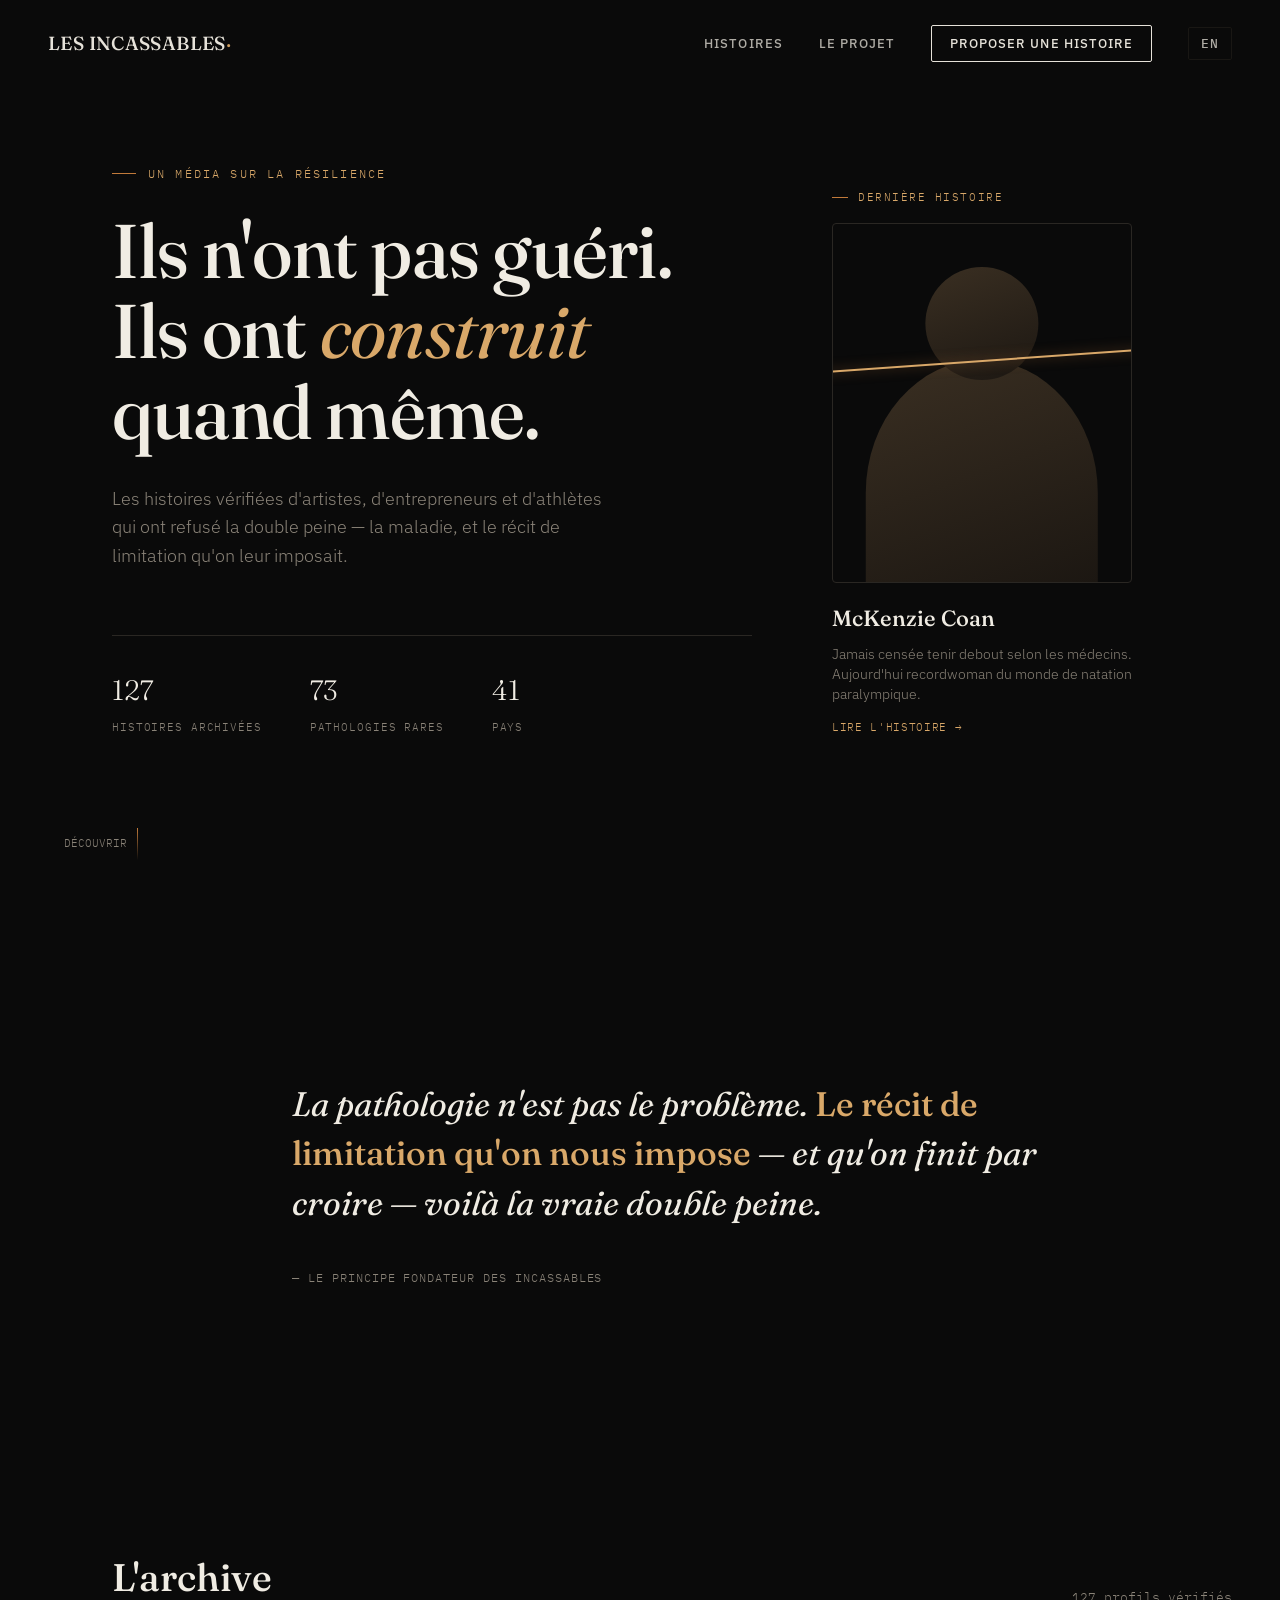
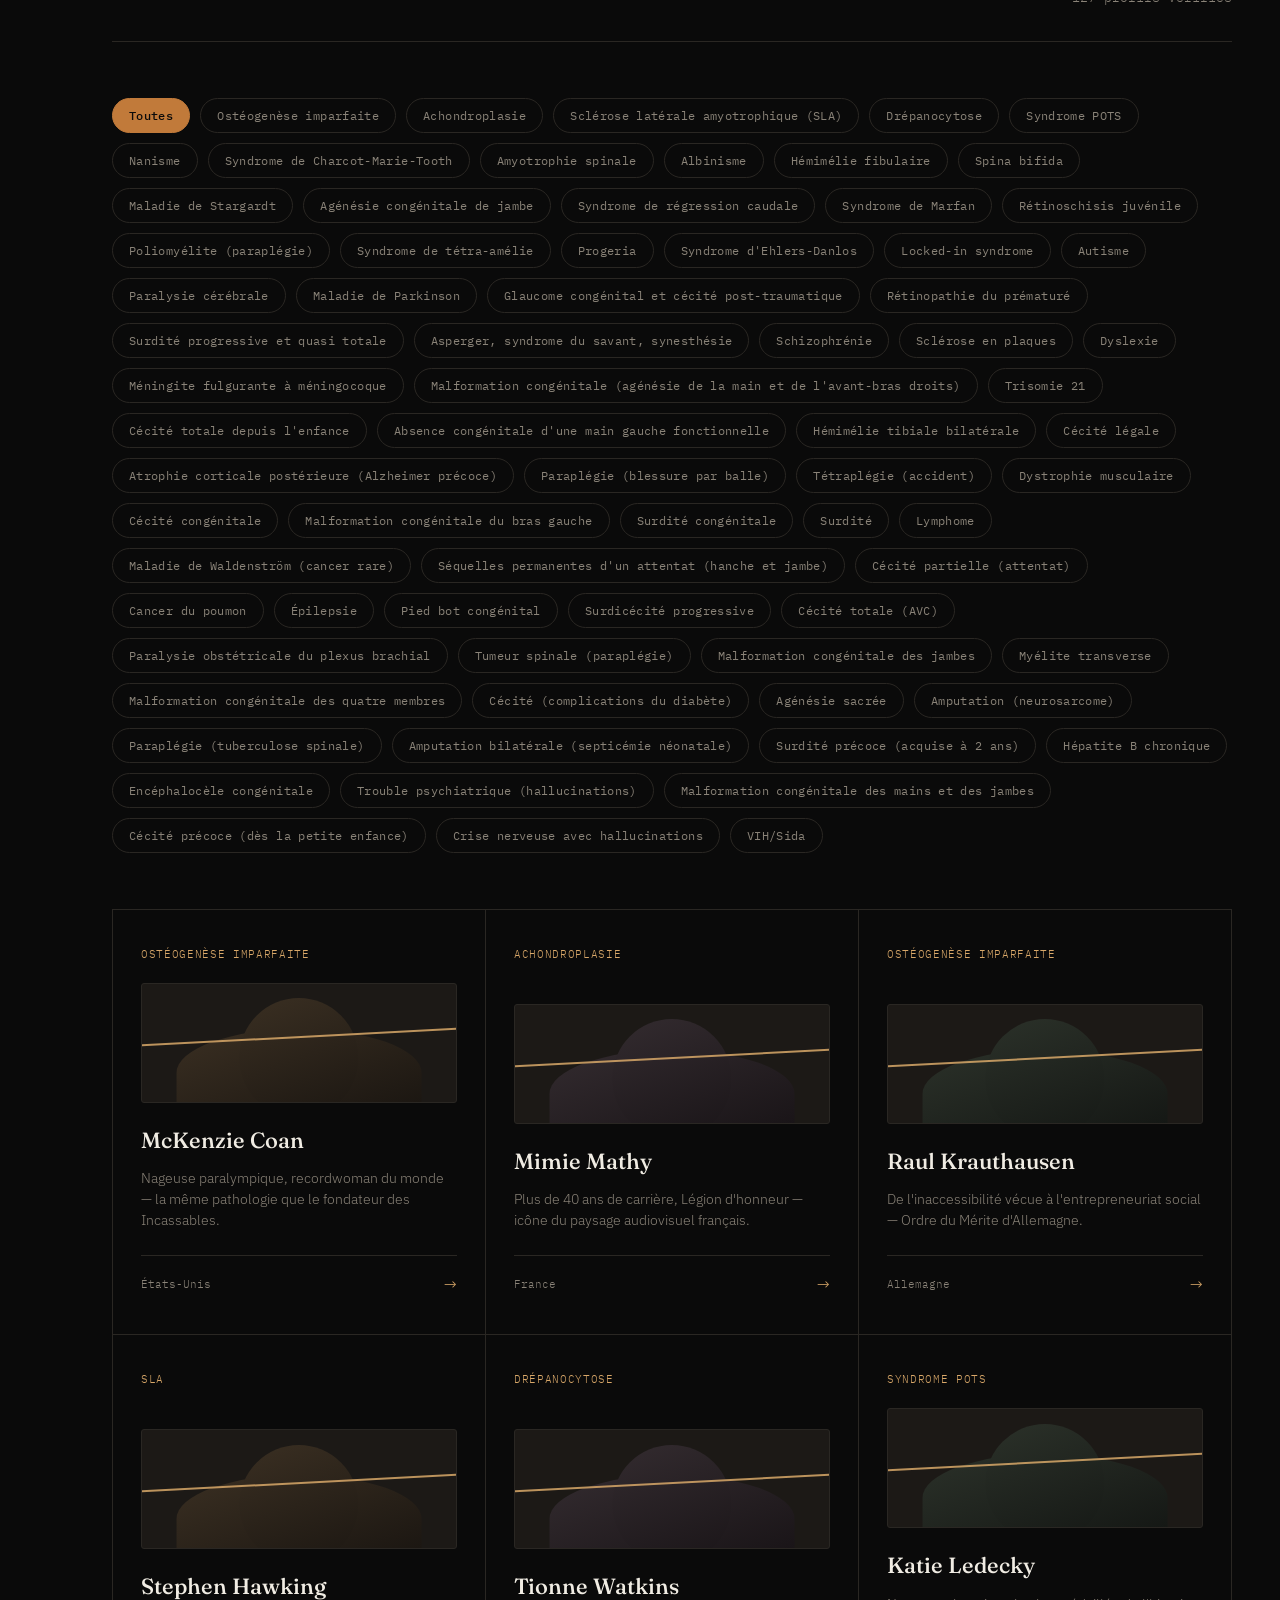
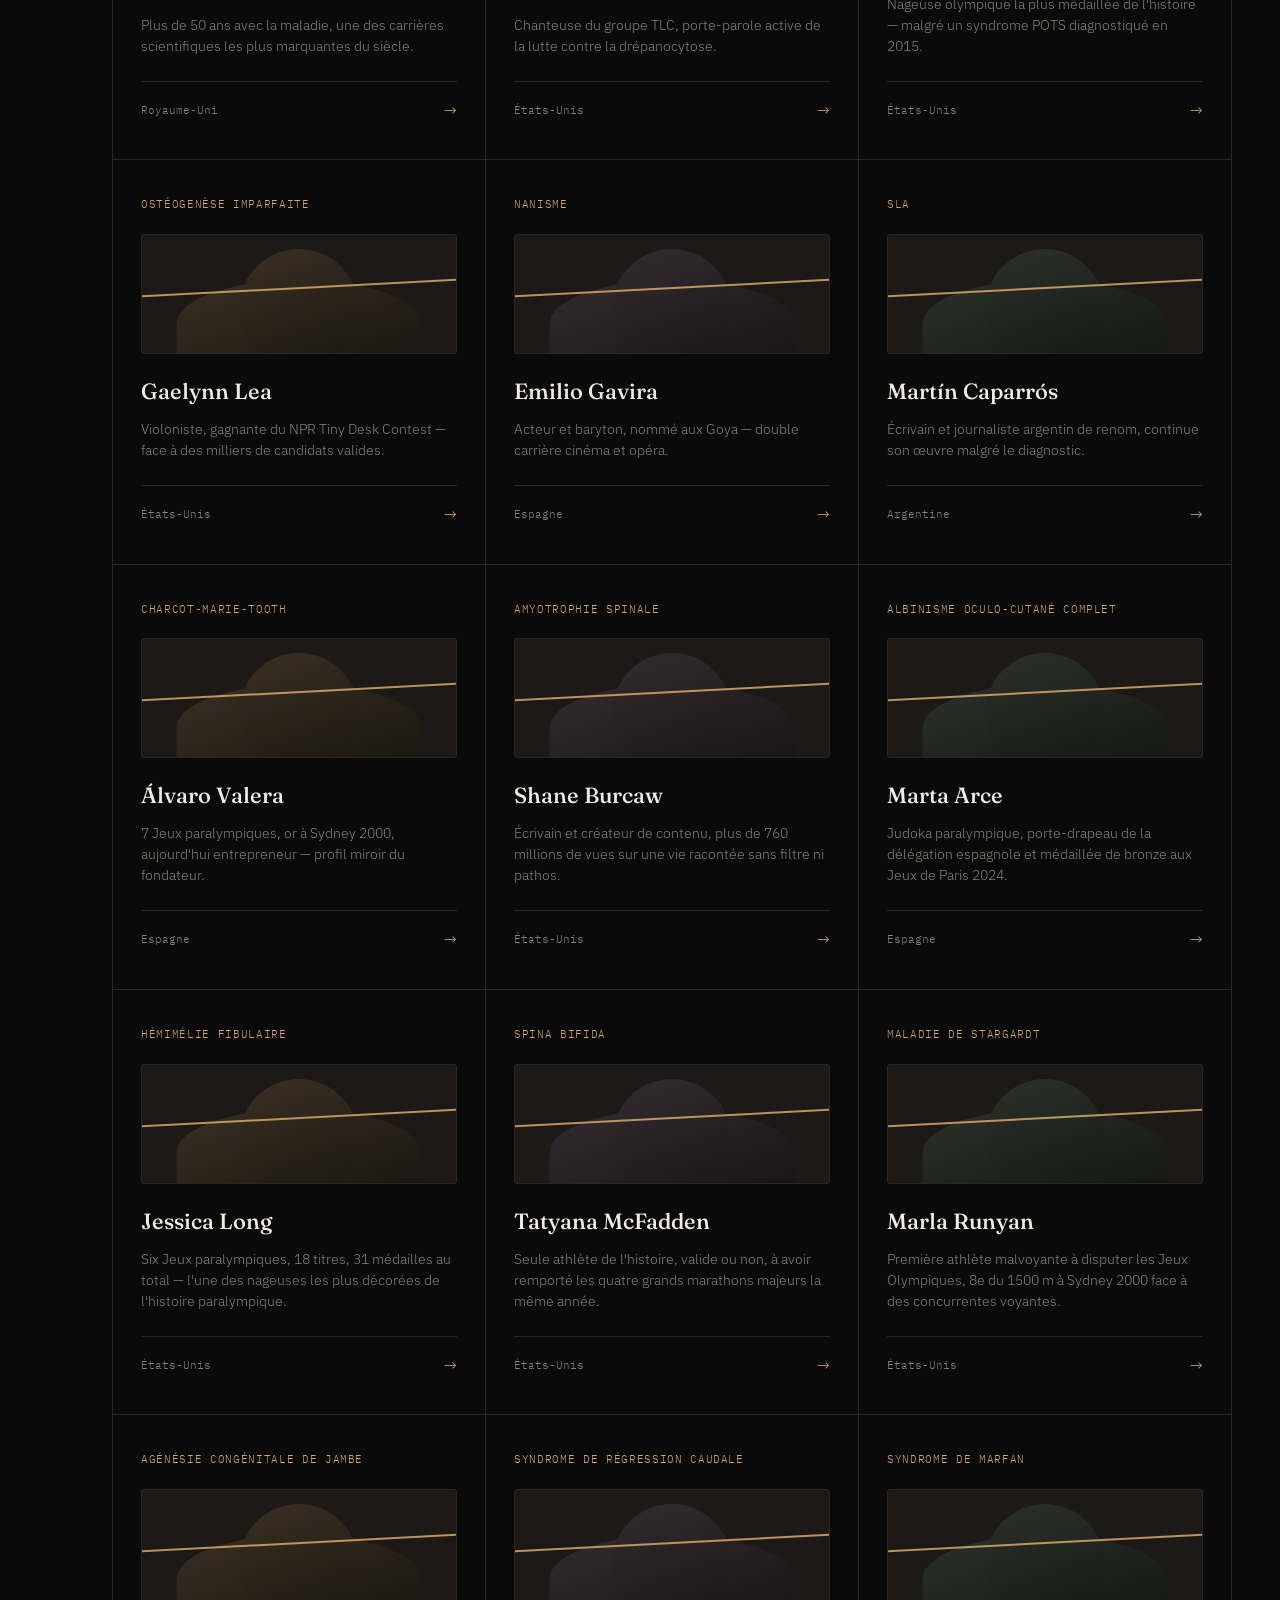
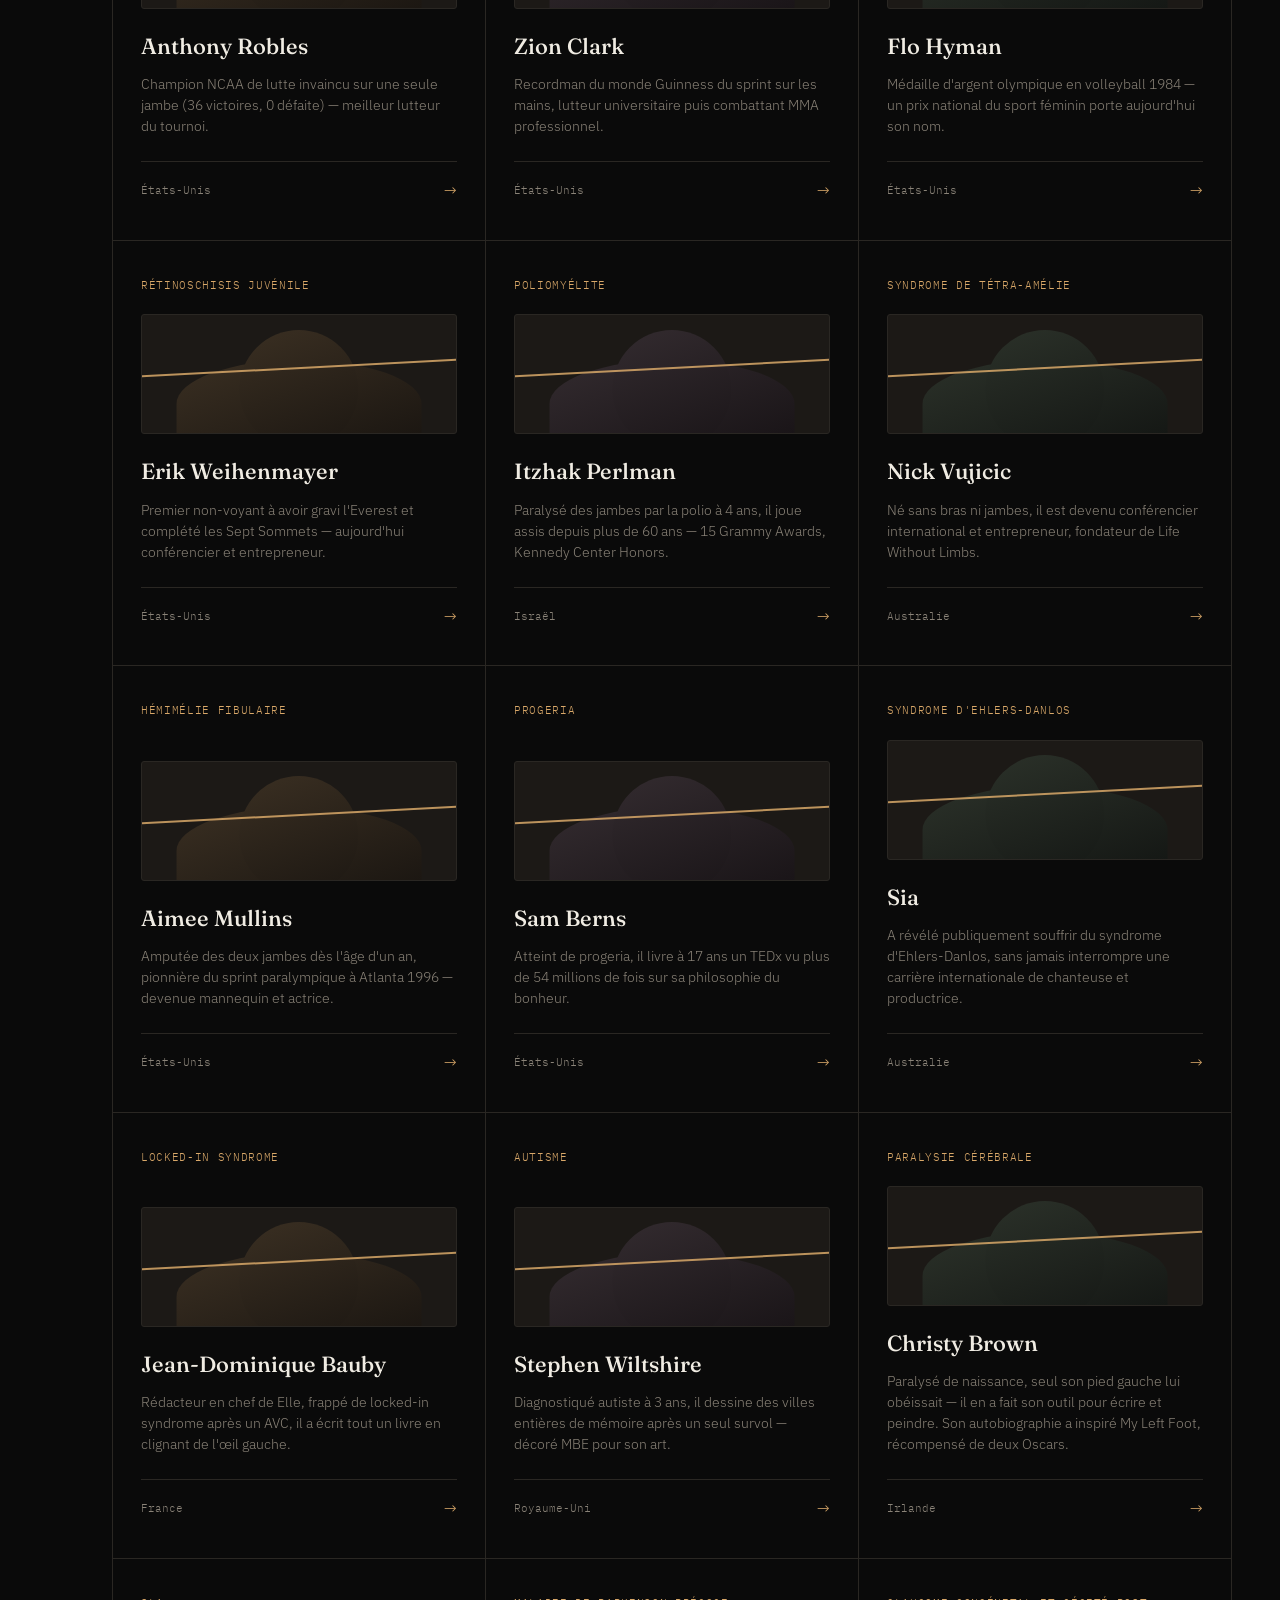
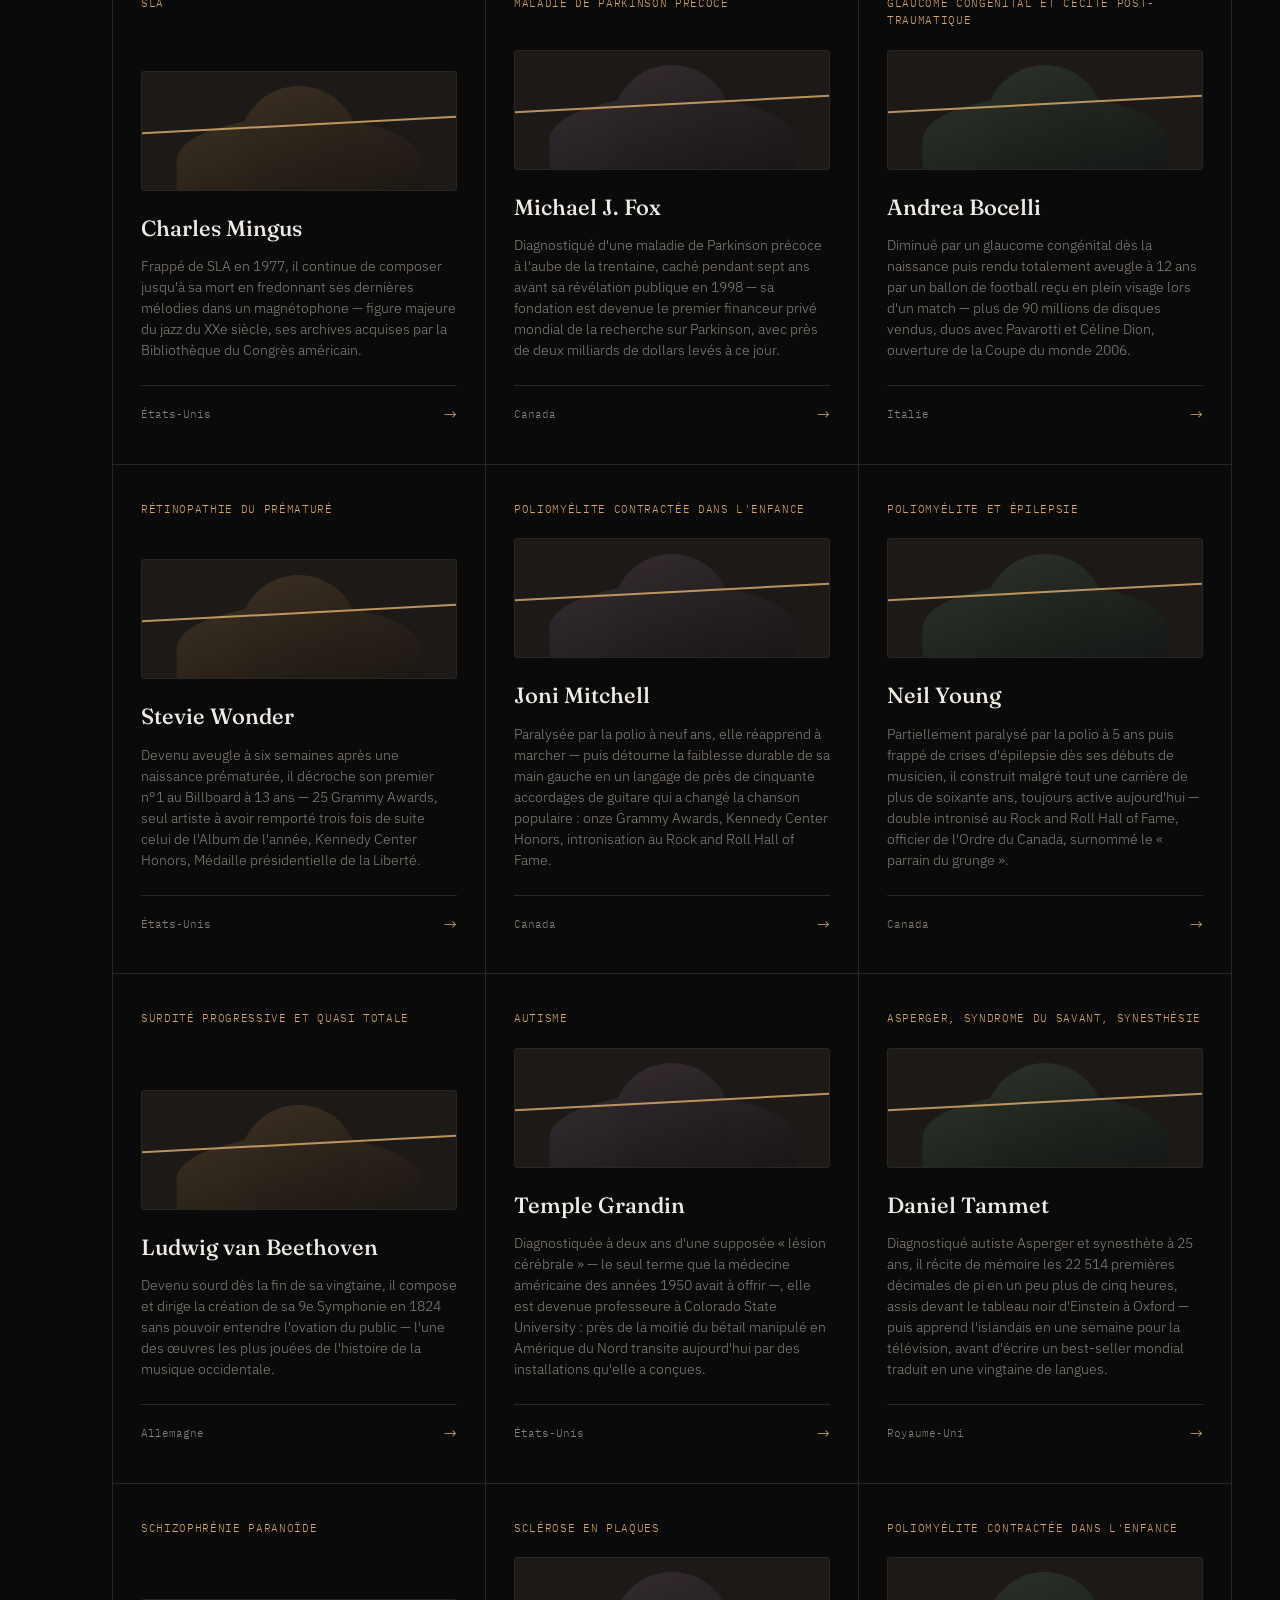
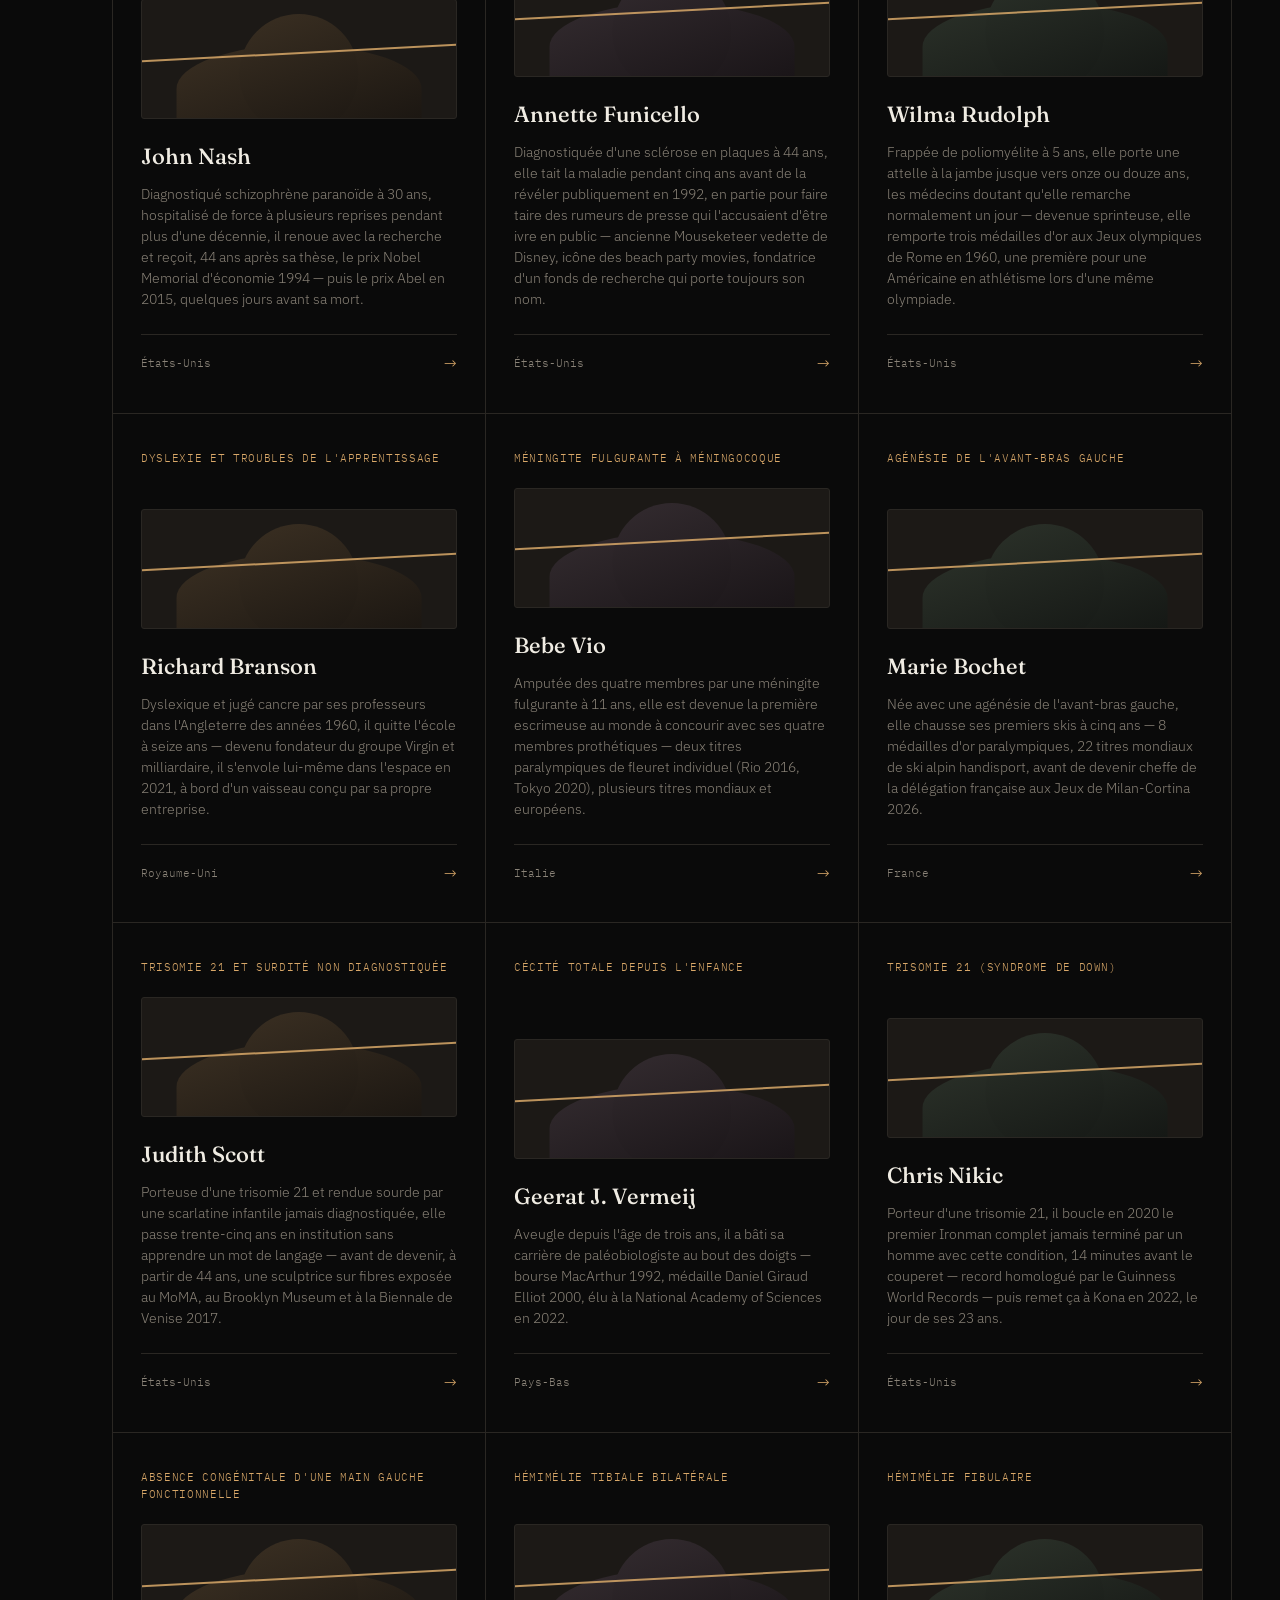
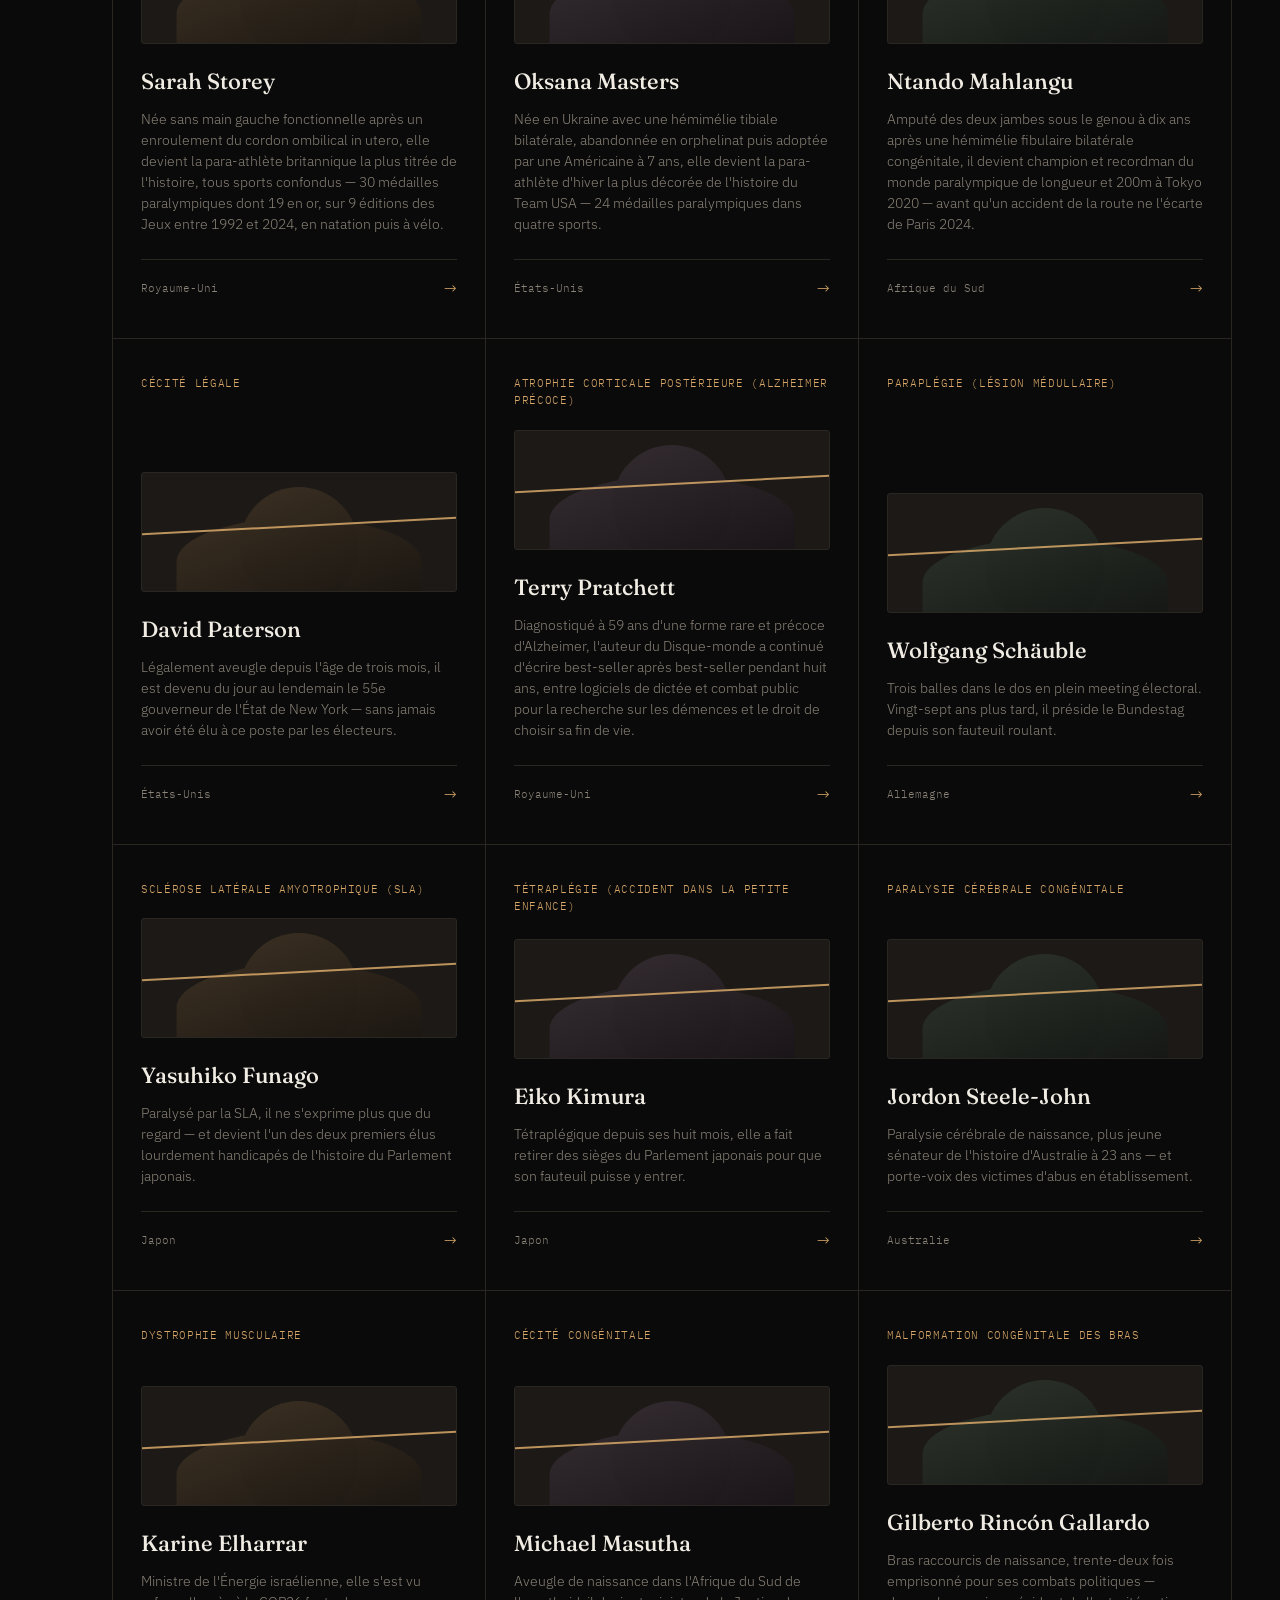
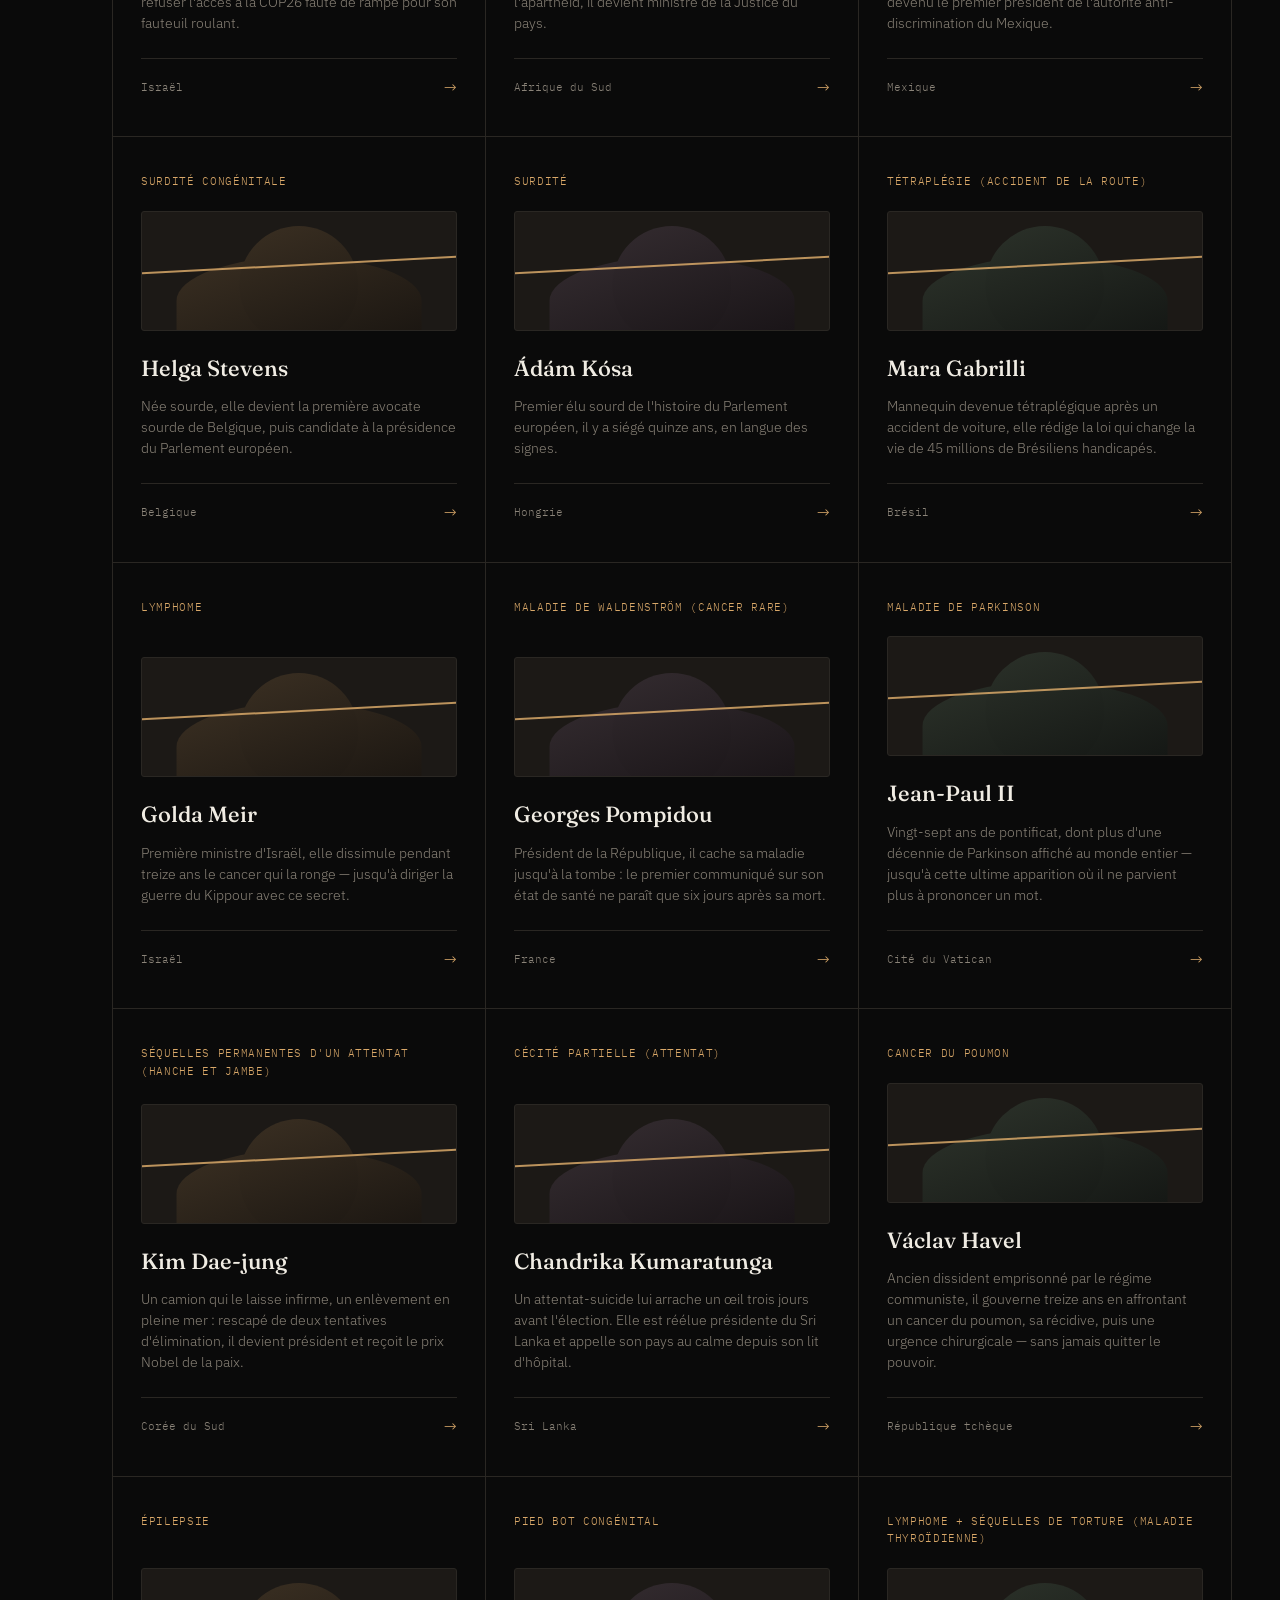
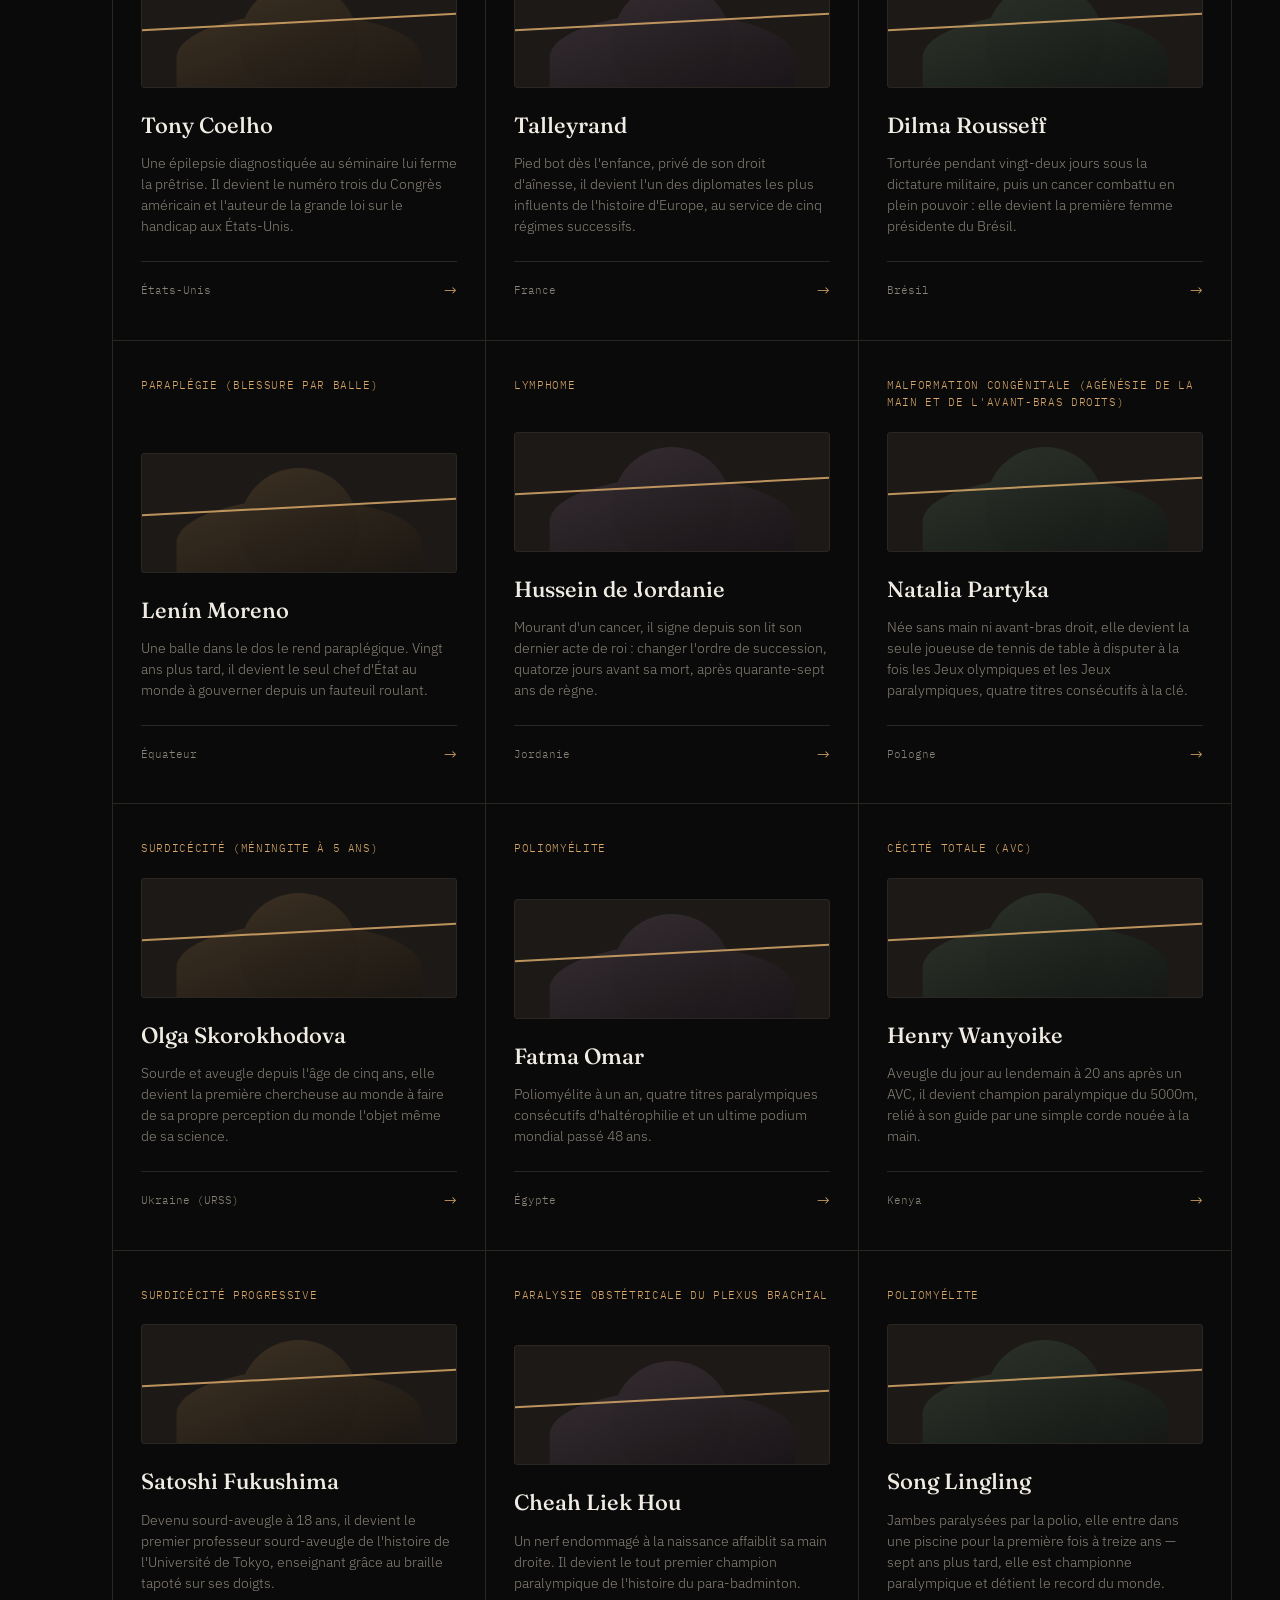
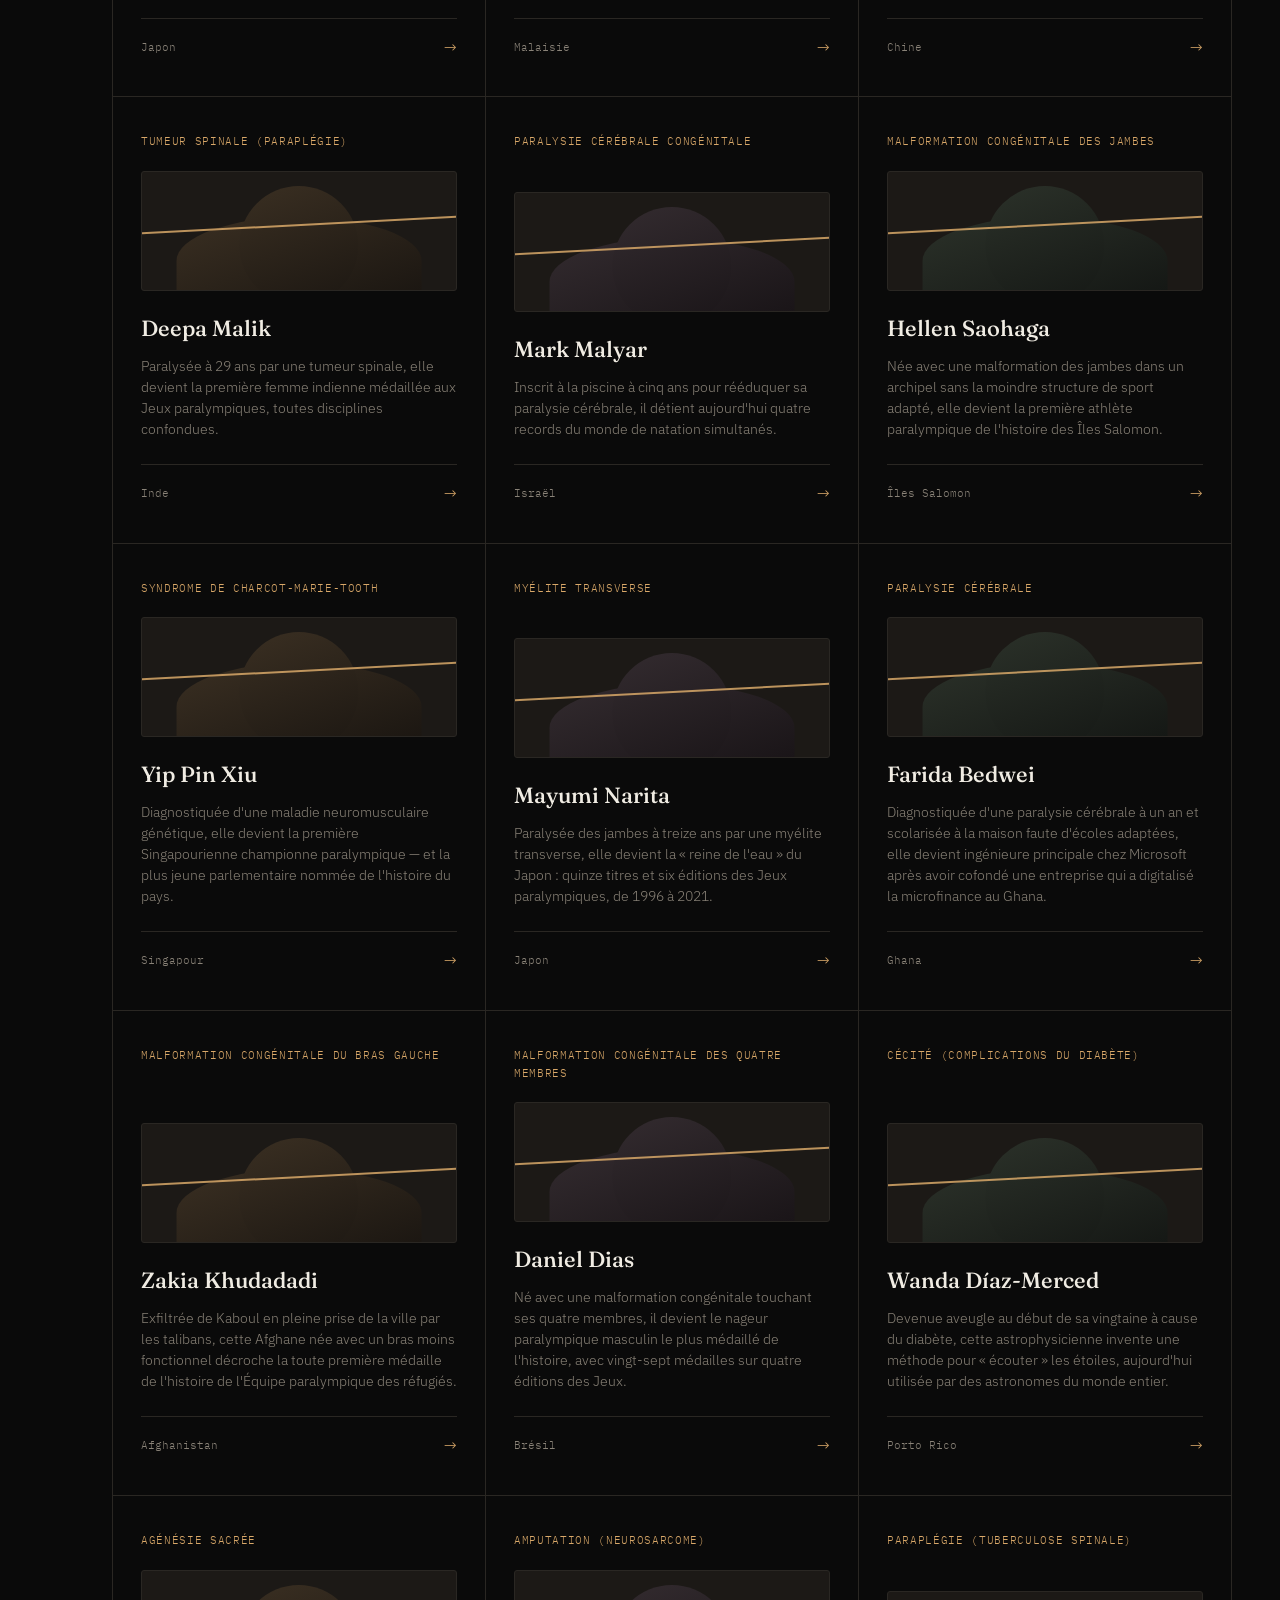
<file: index.html>
<!DOCTYPE html>
  <html lang="fr">
  <head>
  <meta charset="UTF-8">
  <meta name="viewport" content="width=device-width, initial-scale=1.0">
  <link rel="icon" href="/favicon.ico" sizes="32x32">
  <link rel="icon" href="/favicon.svg" type="image/svg+xml">
  <link rel="apple-touch-icon" href="/apple-touch-icon.png">
  <link rel="manifest" href="/site.webmanifest">
  <meta name="theme-color" content="#0a0a0a">
  <title>Les Incassables — Ils n'ont pas guéri, ils ont construit quand même</title>
  <meta name="description" content="Les histoires vérifiées d'artistes, d'entrepreneurs et d'athlètes qui ont refusé la double peine liée à leur pathologie rare.">
  <link rel="preconnect" href="https://fonts.googleapis.com">
  <link href="https://fonts.googleapis.com/css2?family=Fraunces:ital,opsz,wght@0,9..144,300;0,9..144,500;0,9..144,600;1,9..144,400;1,9..144,500&family=IBM+Plex+Sans:wght@300;400;500;600&family=IBM+Plex+Mono:wght@400;500&display=swap" rel="stylesheet">
  <link rel="stylesheet" href="css/style.css">
  <script src="https://identity.netlify.com/v1/netlify-identity-widget.js"></script>
  </head>
  <body>
  <div class="thread-track"><div class="thread"></div></div>
  <header>
  <a href="/" class="wordmark">LES INCASSABLES<span class="crack">·</span></a>
  <nav>
  <ul>
  <li><a href="#archive">Histoires</a></li>
  <li><a href="#manifesto">Le projet</a></li>
  <li><a href="/propose.html" class="nav-cta">Proposer une histoire</a></li>
  <li><a href="/en/" class="lang-switch mono">EN</a></li>
  </ul>
  </nav>
  </header>
  <section class="hero">
  <div class="hero-row">
  <div class="hero-inner">
  <div class="eyebrow">Un média sur la résilience</div>
<h1 class="display">Ils n'ont pas guéri.<br>Ils ont <em>construit</em> quand même.</h1>
  <p class="hero-sub">Les histoires vérifiées d'artistes, d'entrepreneurs et d'athlètes qui ont refusé la double peine — la maladie, et le récit de limitation qu'on leur imposait.</p>
  <div class="hero-meta">
  <div>
  <span class="num" id="stat-stories">—</span>
  <span class="label">Histoires archivées</span>
</div>
<div>
<span class="num" id="stat-pathologies">—</span>
<span class="label">Pathologies rares</span>
  </div>
  <div>
  <span class="num" id="stat-countries">—</span>
  <span class="label">Pays</span>
  </div>
  </div>
  </div>
  <a href="#" class="featured" id="featured-story">
  </a>
  </div>
  <div class="scroll-hint">DÉCOUVRIR</div>
  </section>
  <section class="manifesto" id="manifesto">
  <div class="manifesto-inner">
  <p>La pathologie n'est pas le problème. <span class="gold">Le récit de limitation qu'on nous impose</span> — et qu'on finit par croire — voilà la vraie double peine.</p>
  <div class="manifesto-sign">— Le principe fondateur des Incassables</div>
</div>
</section>
<section class="archive" id="archive">
  <div class="archive-head">
  <h2 class="display">L'archive</h2>
  <span class="archive-count mono" id="archive-count">— profils vérifiés</span>
  </div>
  <div class="filters" id="filters">
  </div>
  <div class="grid" id="grid">
  </div>
  </section>
  <footer>
  <div class="footer-wordmark">LES INCASSABLES — Média</div>
<div class="footer-links">
<a href="https://instagram.com/lesincassables" target="_blank">Instagram</a>
  <a href="https://linkedin.com/company/lesincassables" target="_blank">LinkedIn</a>
  <a href="#" target="_blank">YouTube</a>
  <a href="mailto:contact@lesincassables.com">Contact</a>
  </div>
  </footer>
  <script src="js/main.js"></script>
  </body>
  </html>
</file>
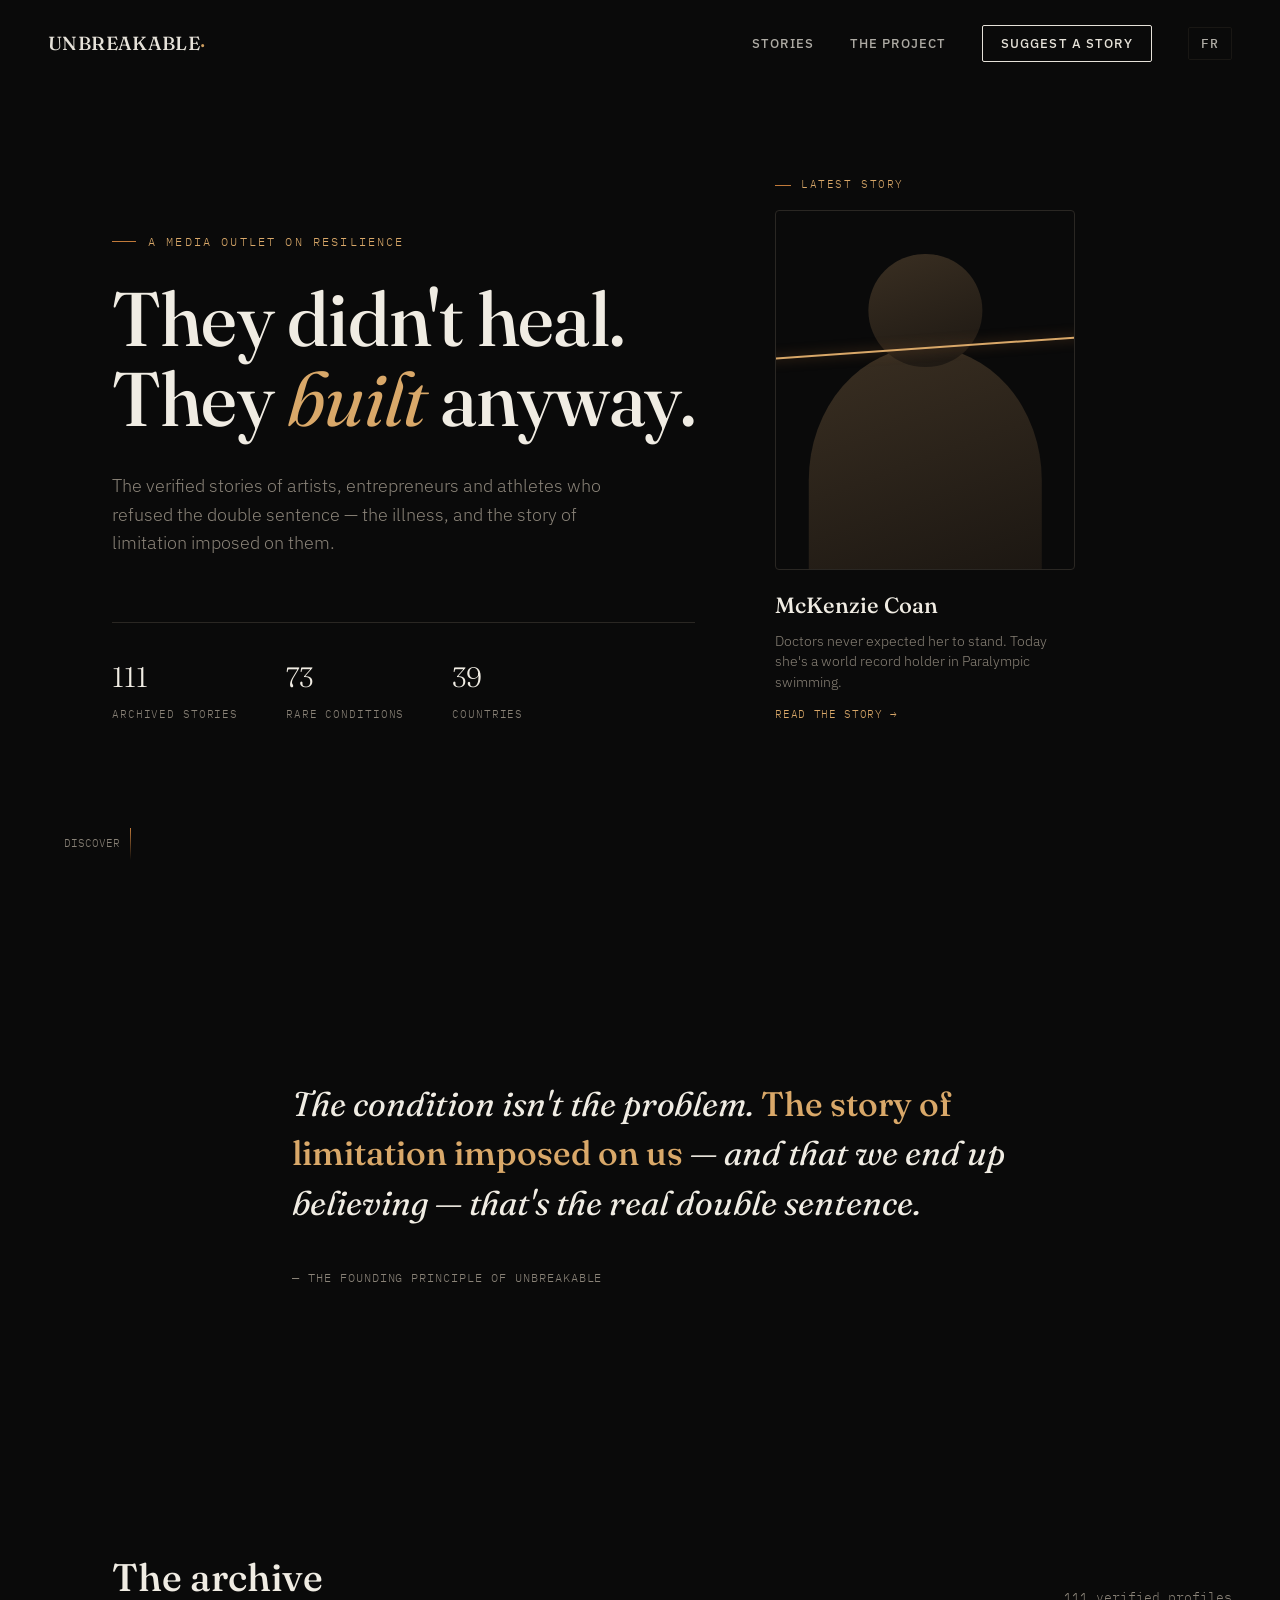
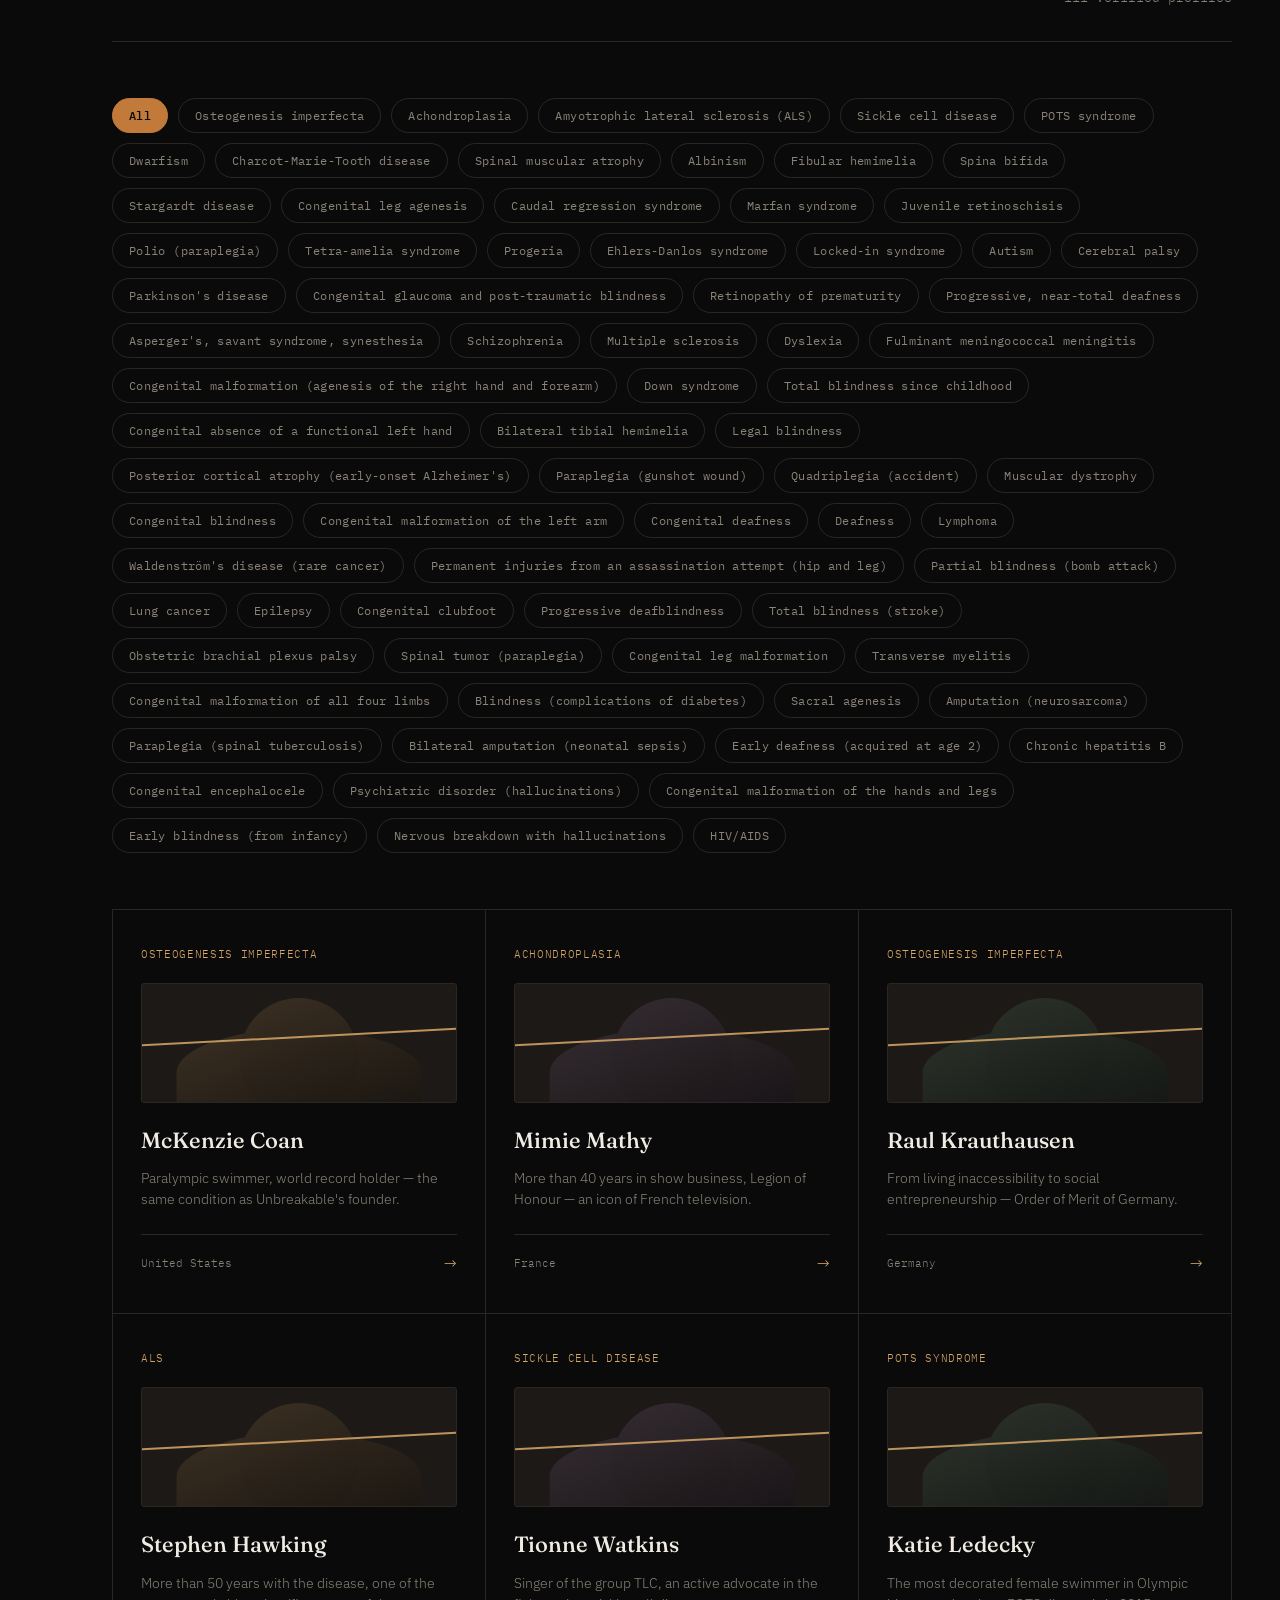
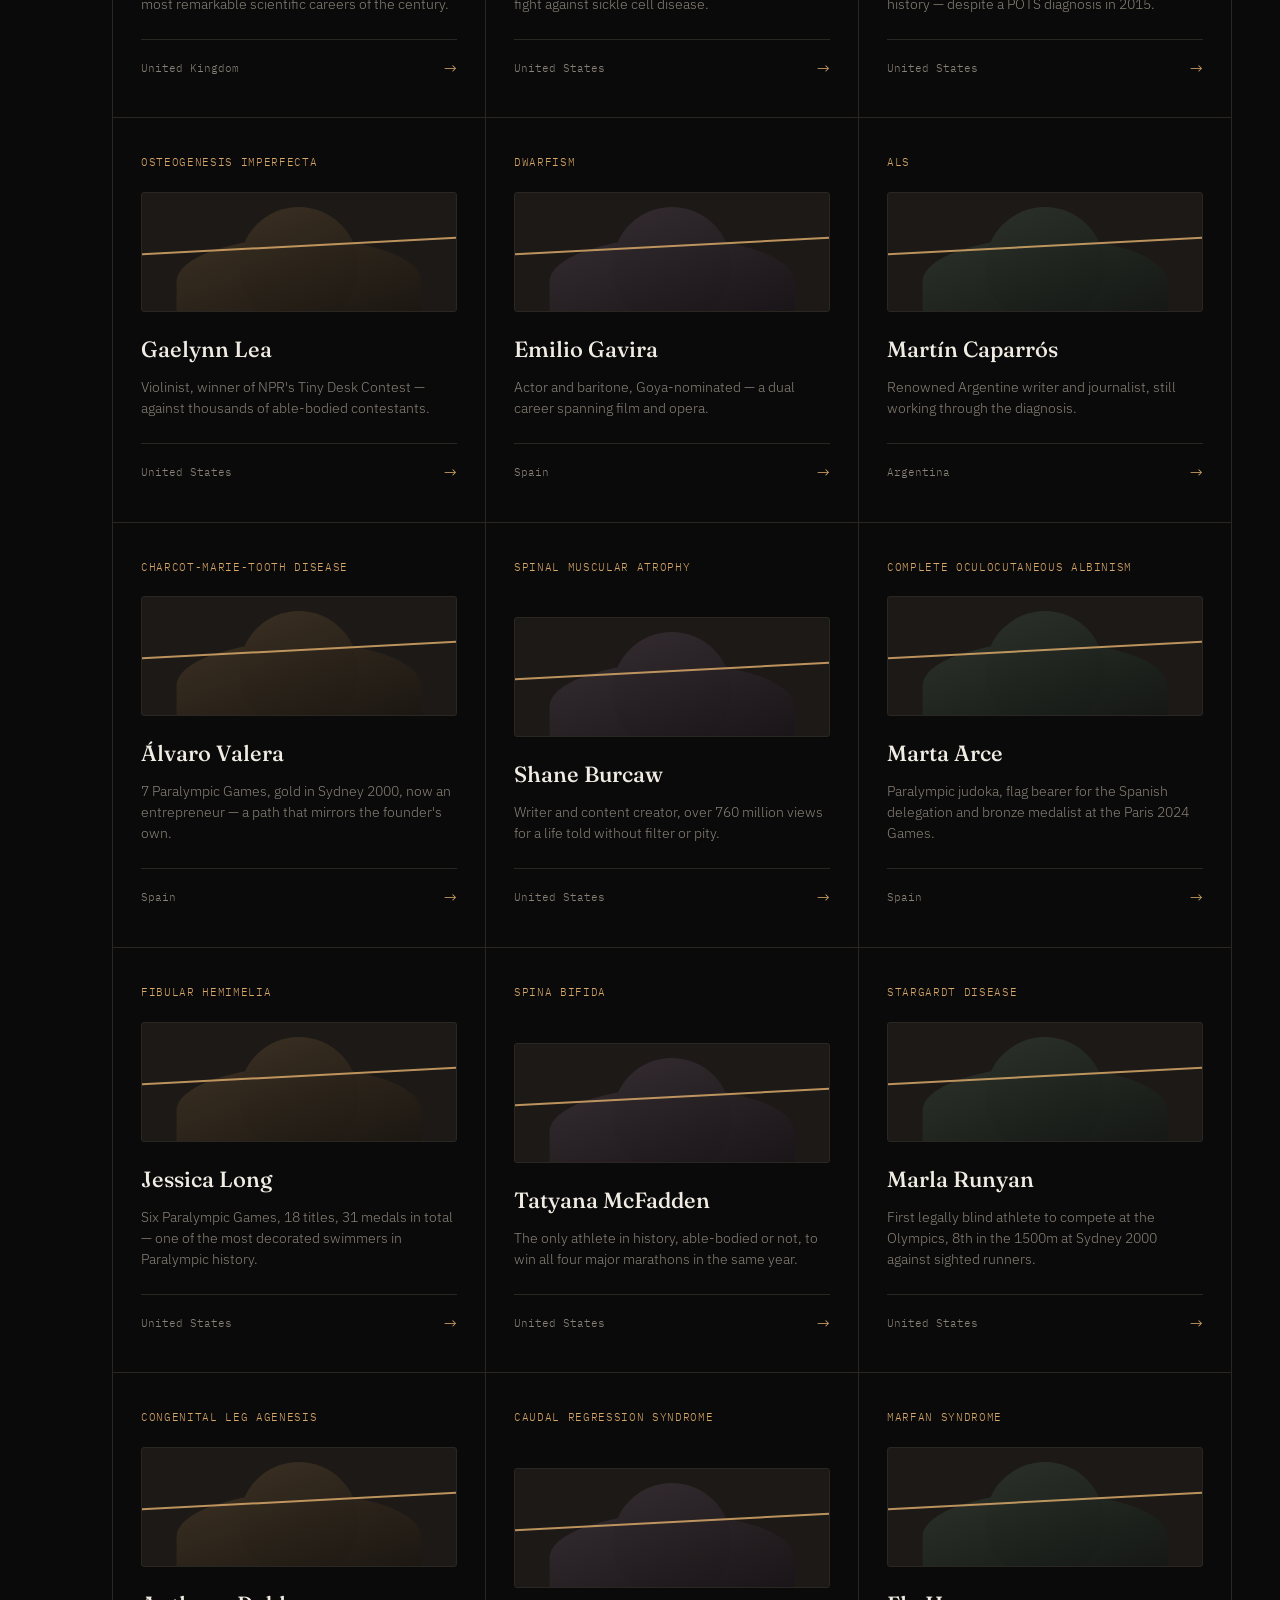
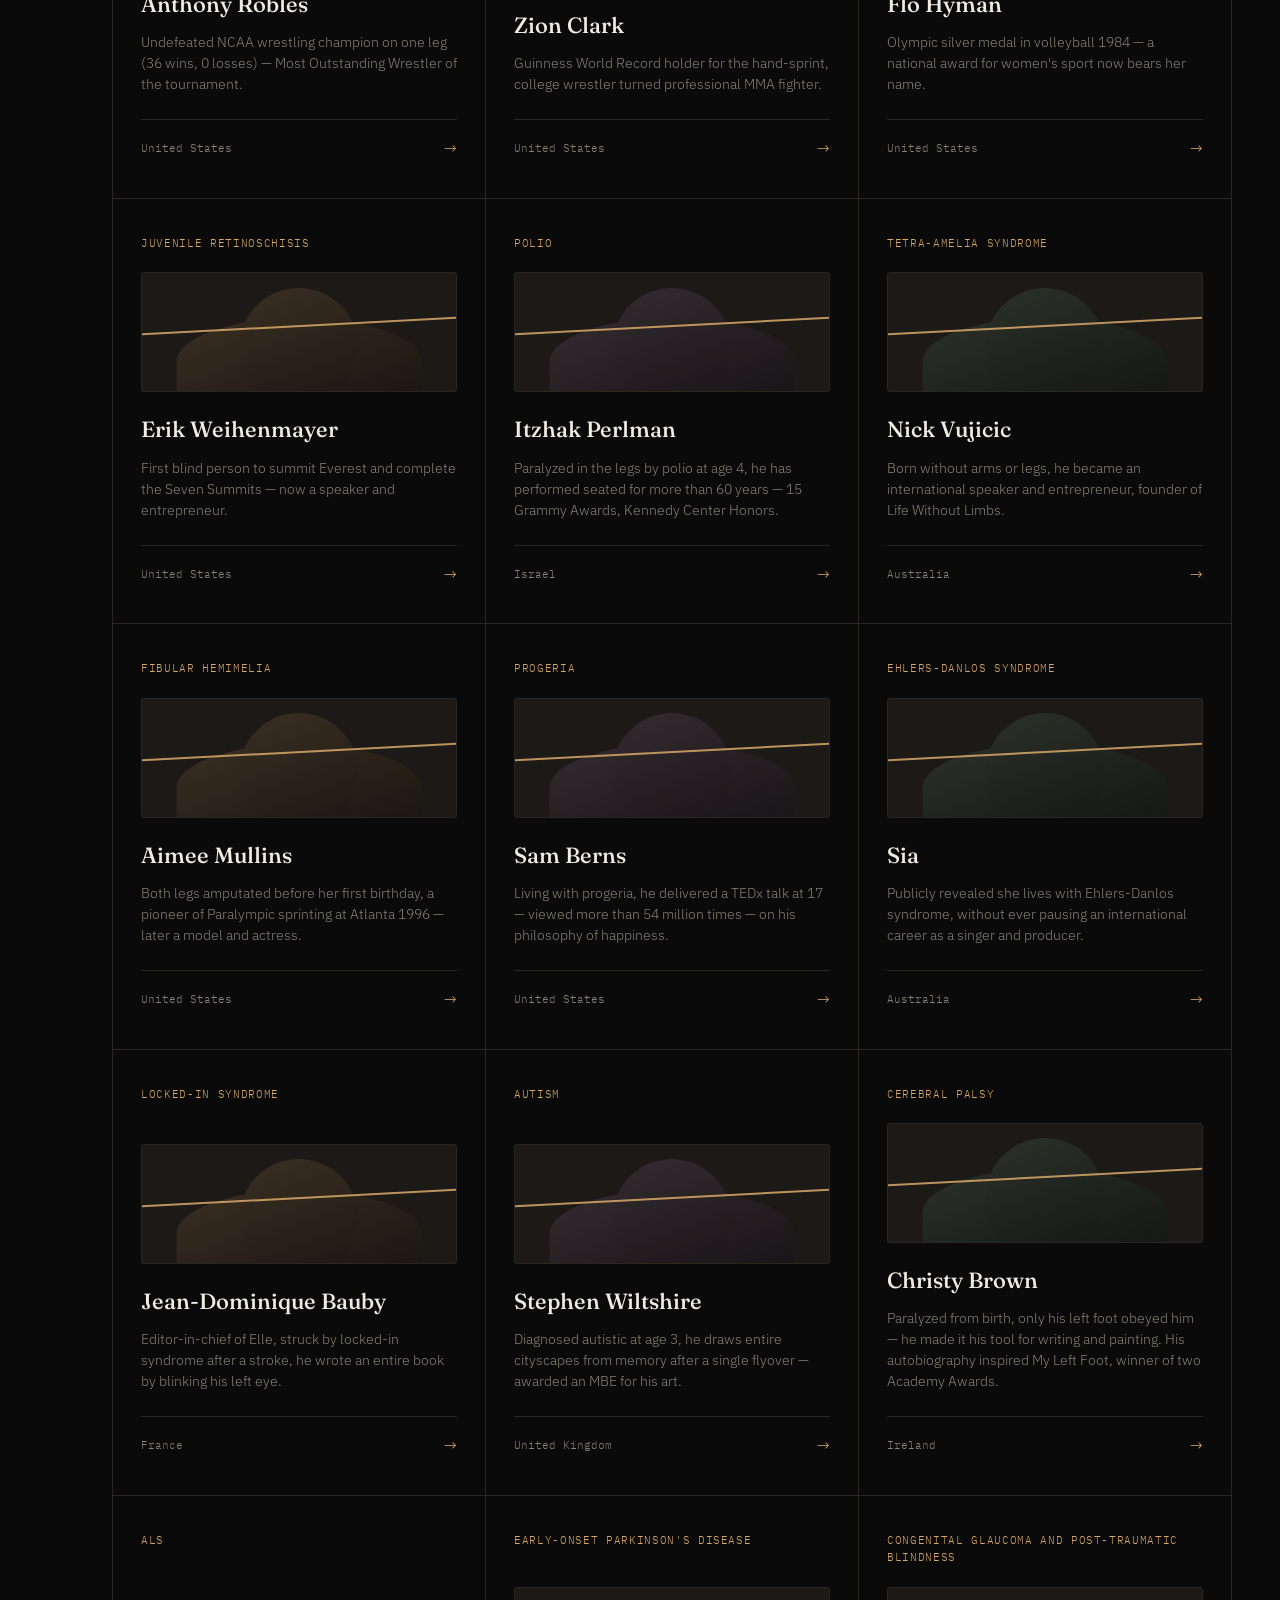
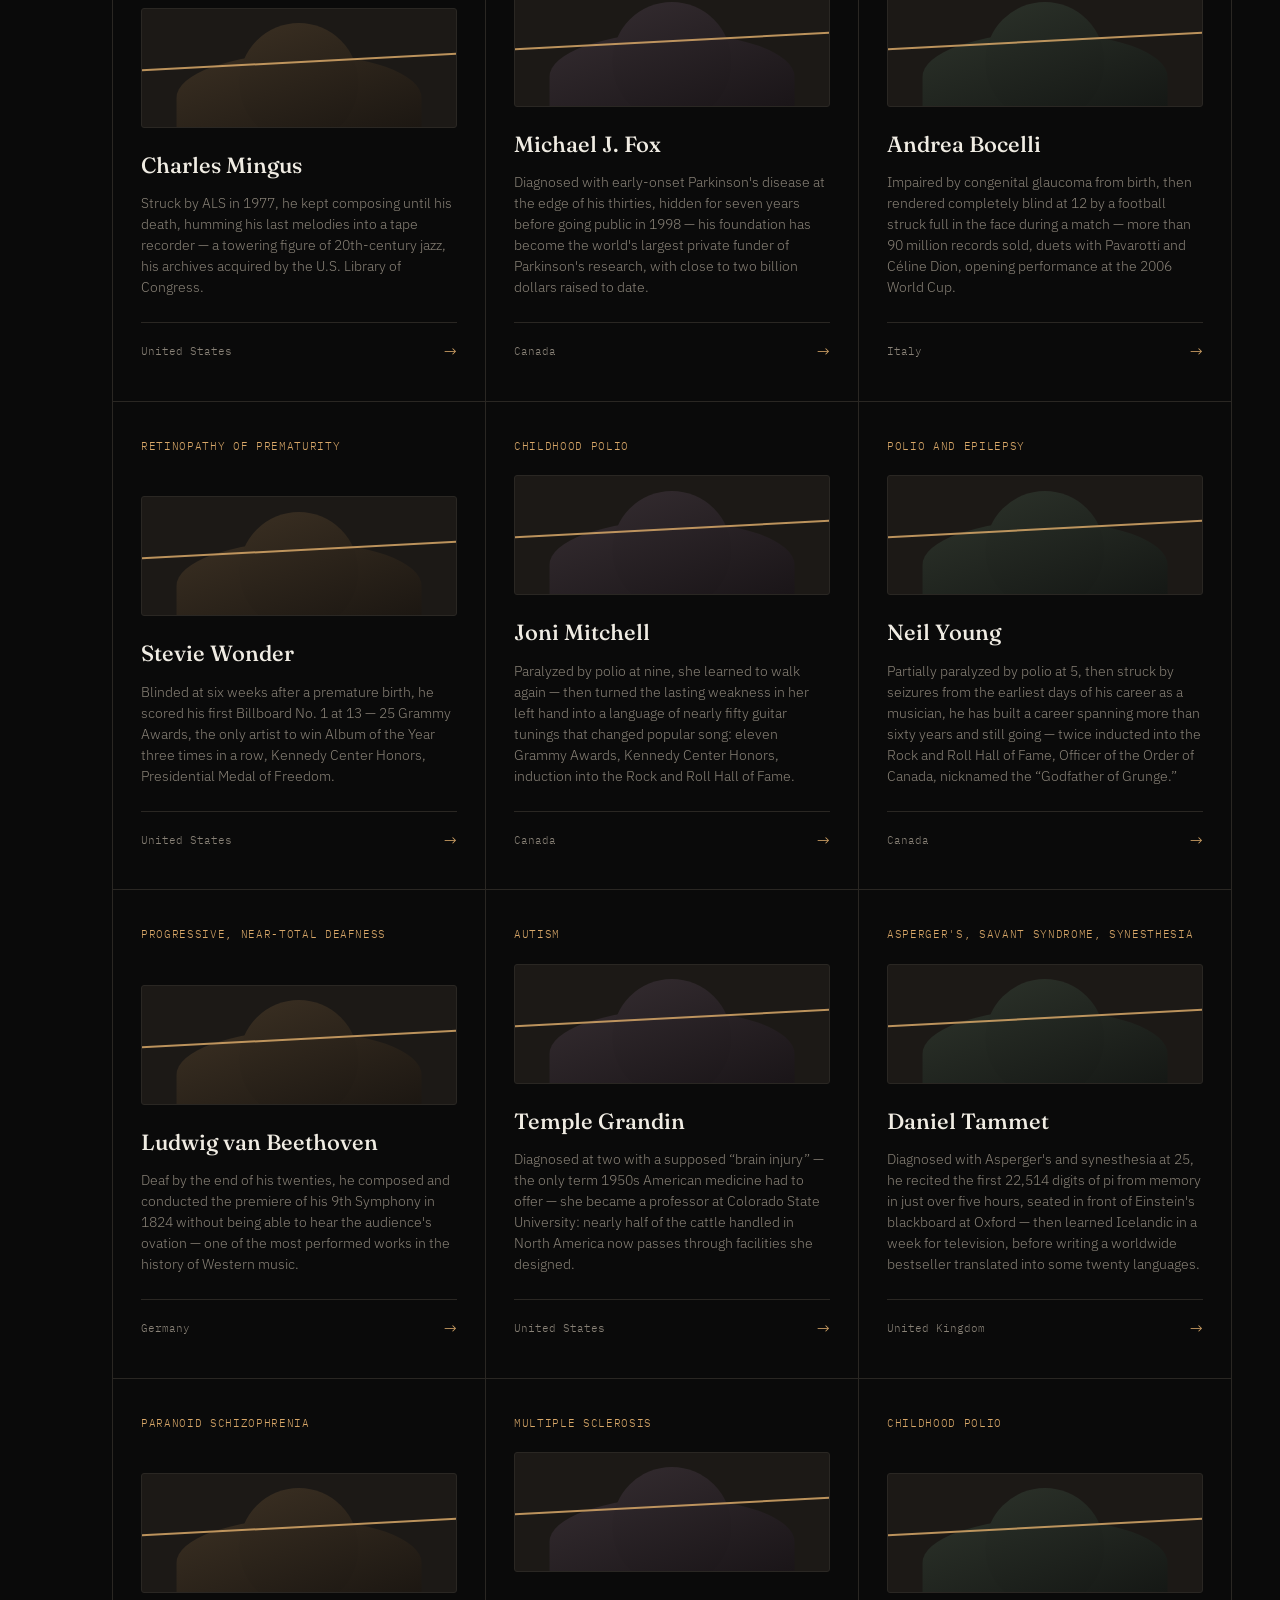
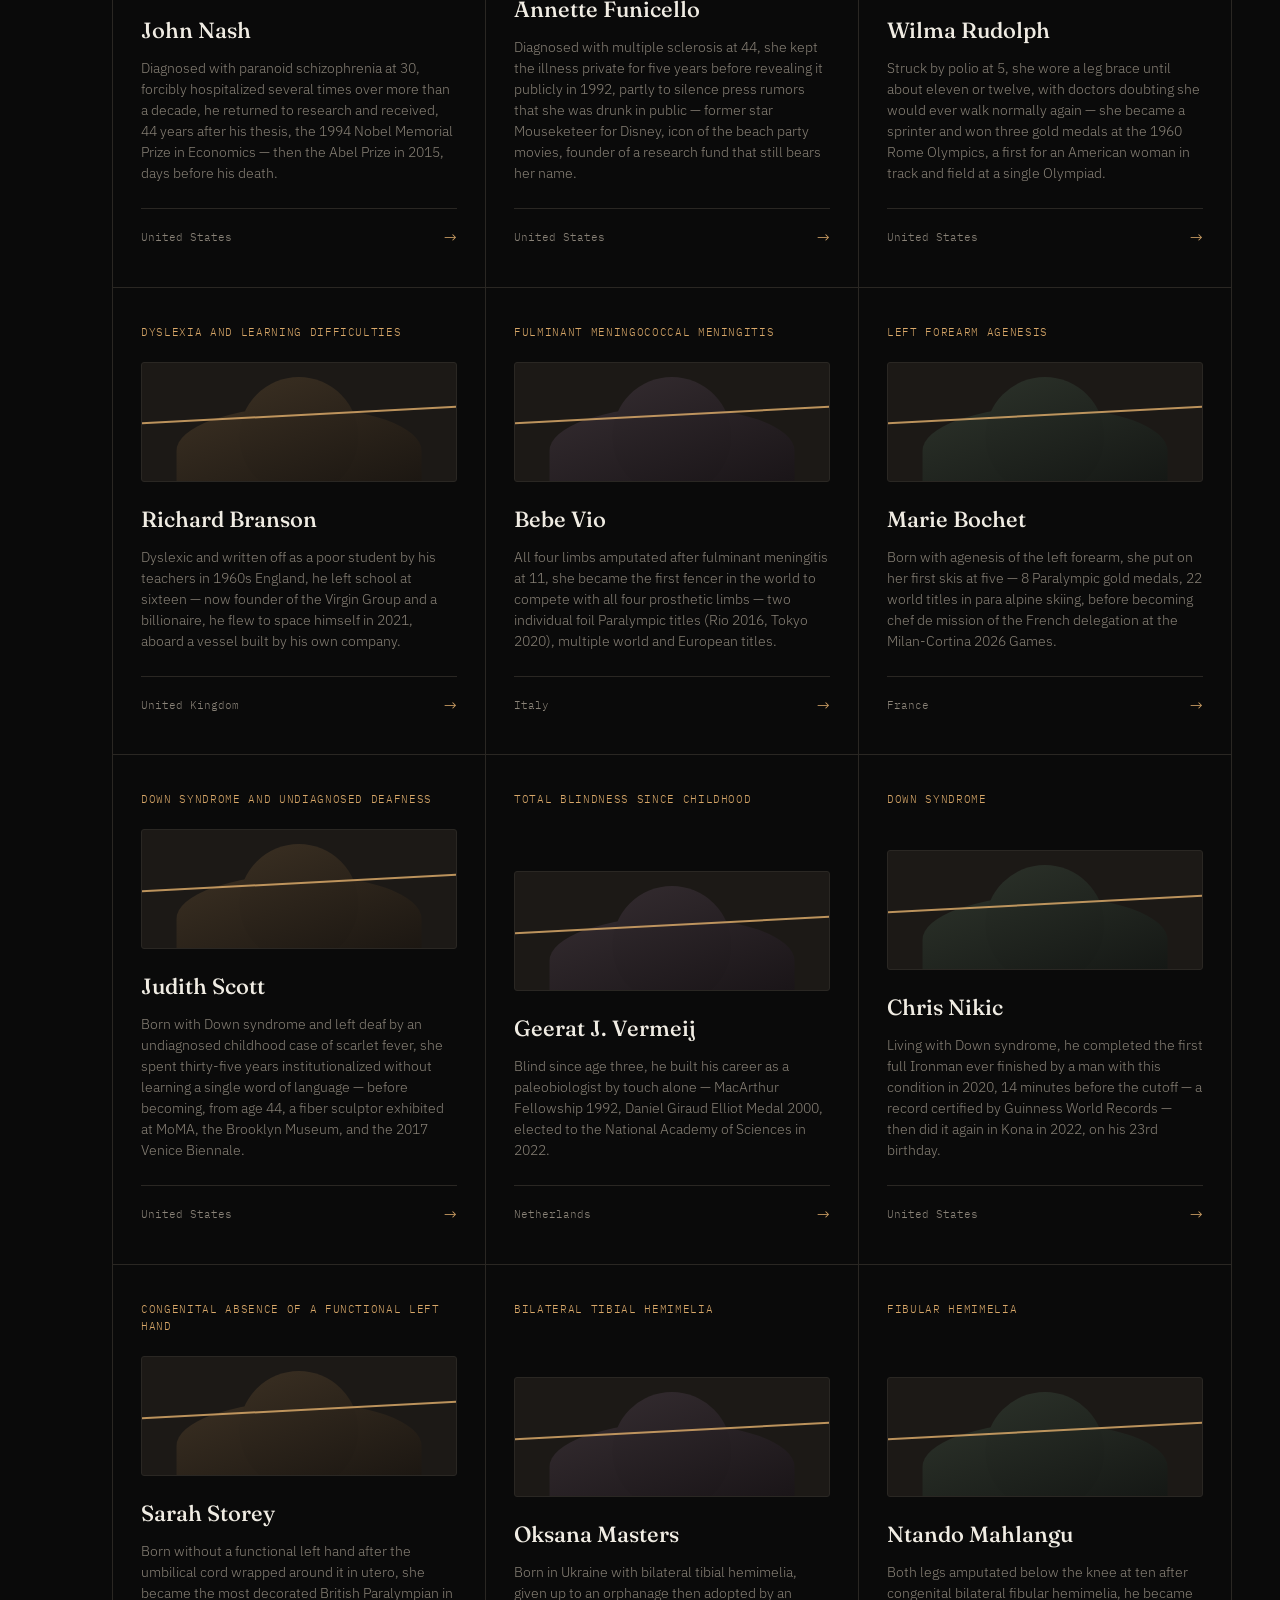
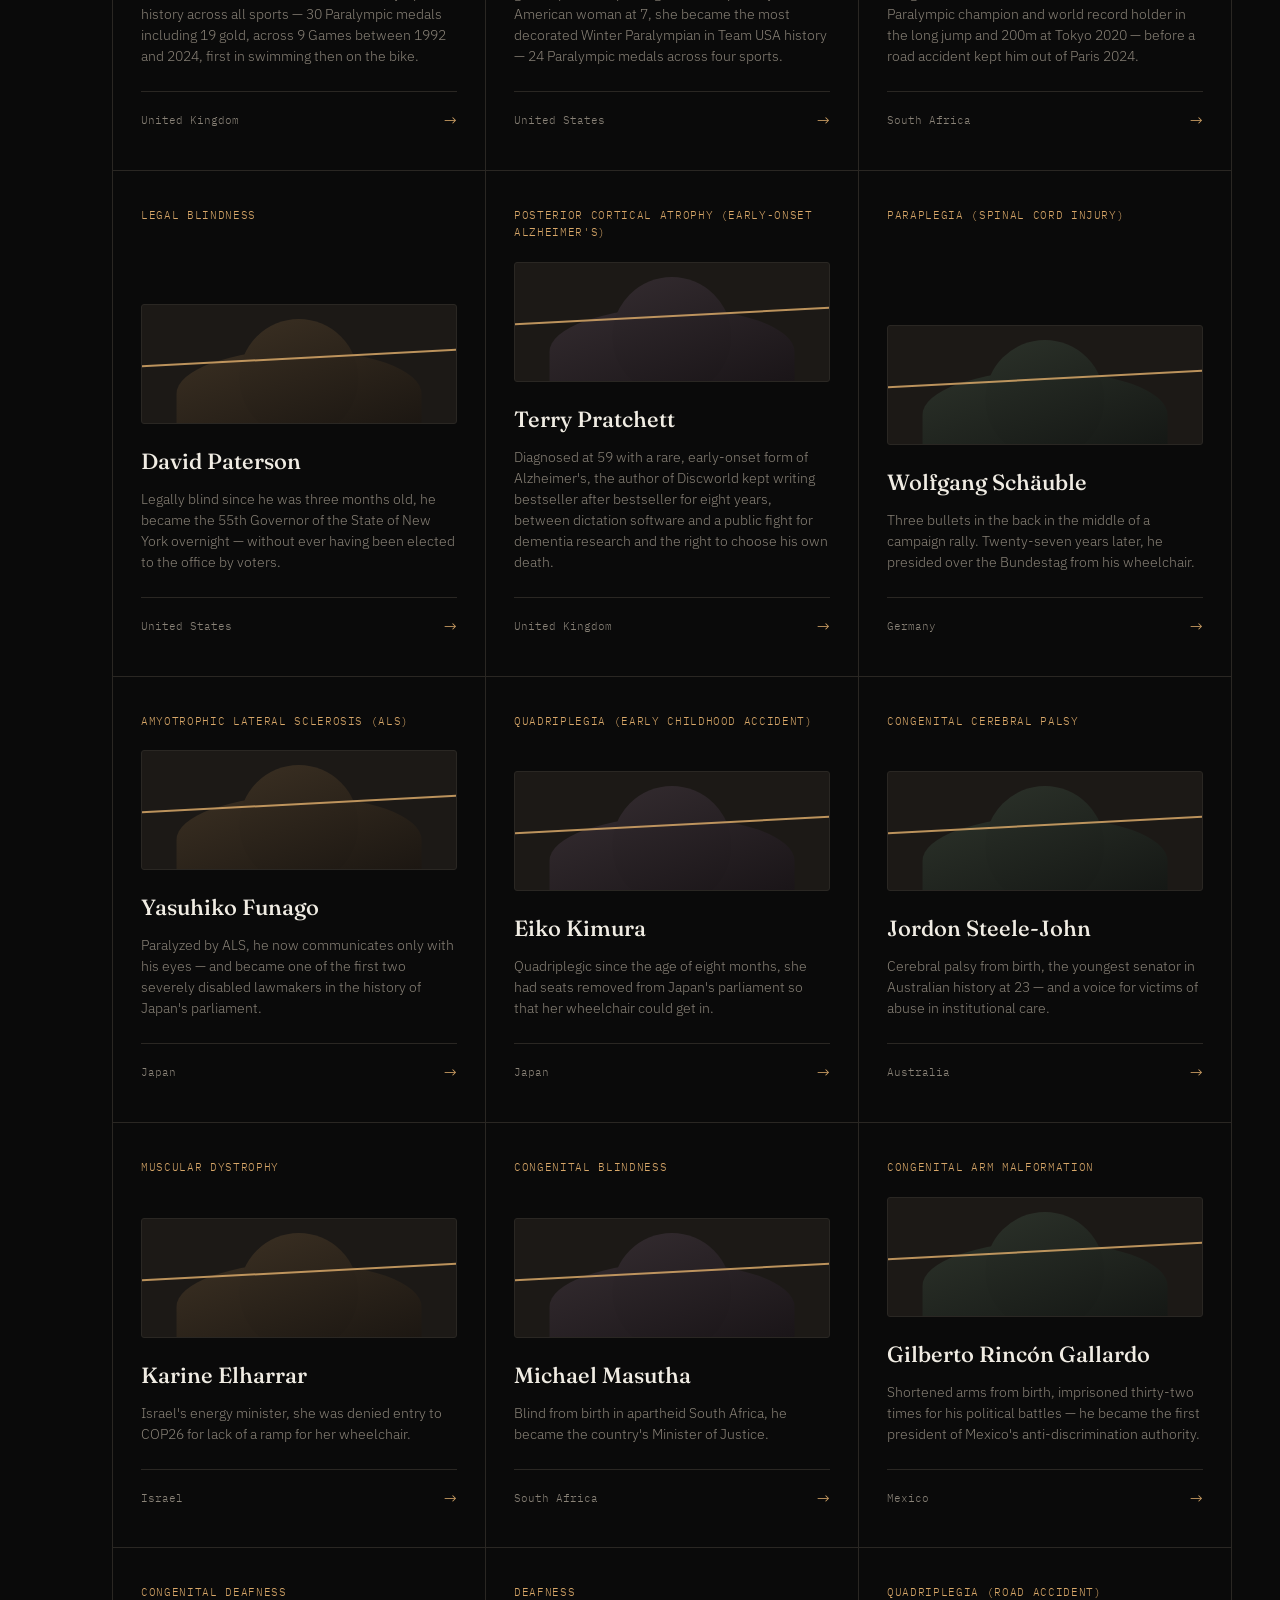
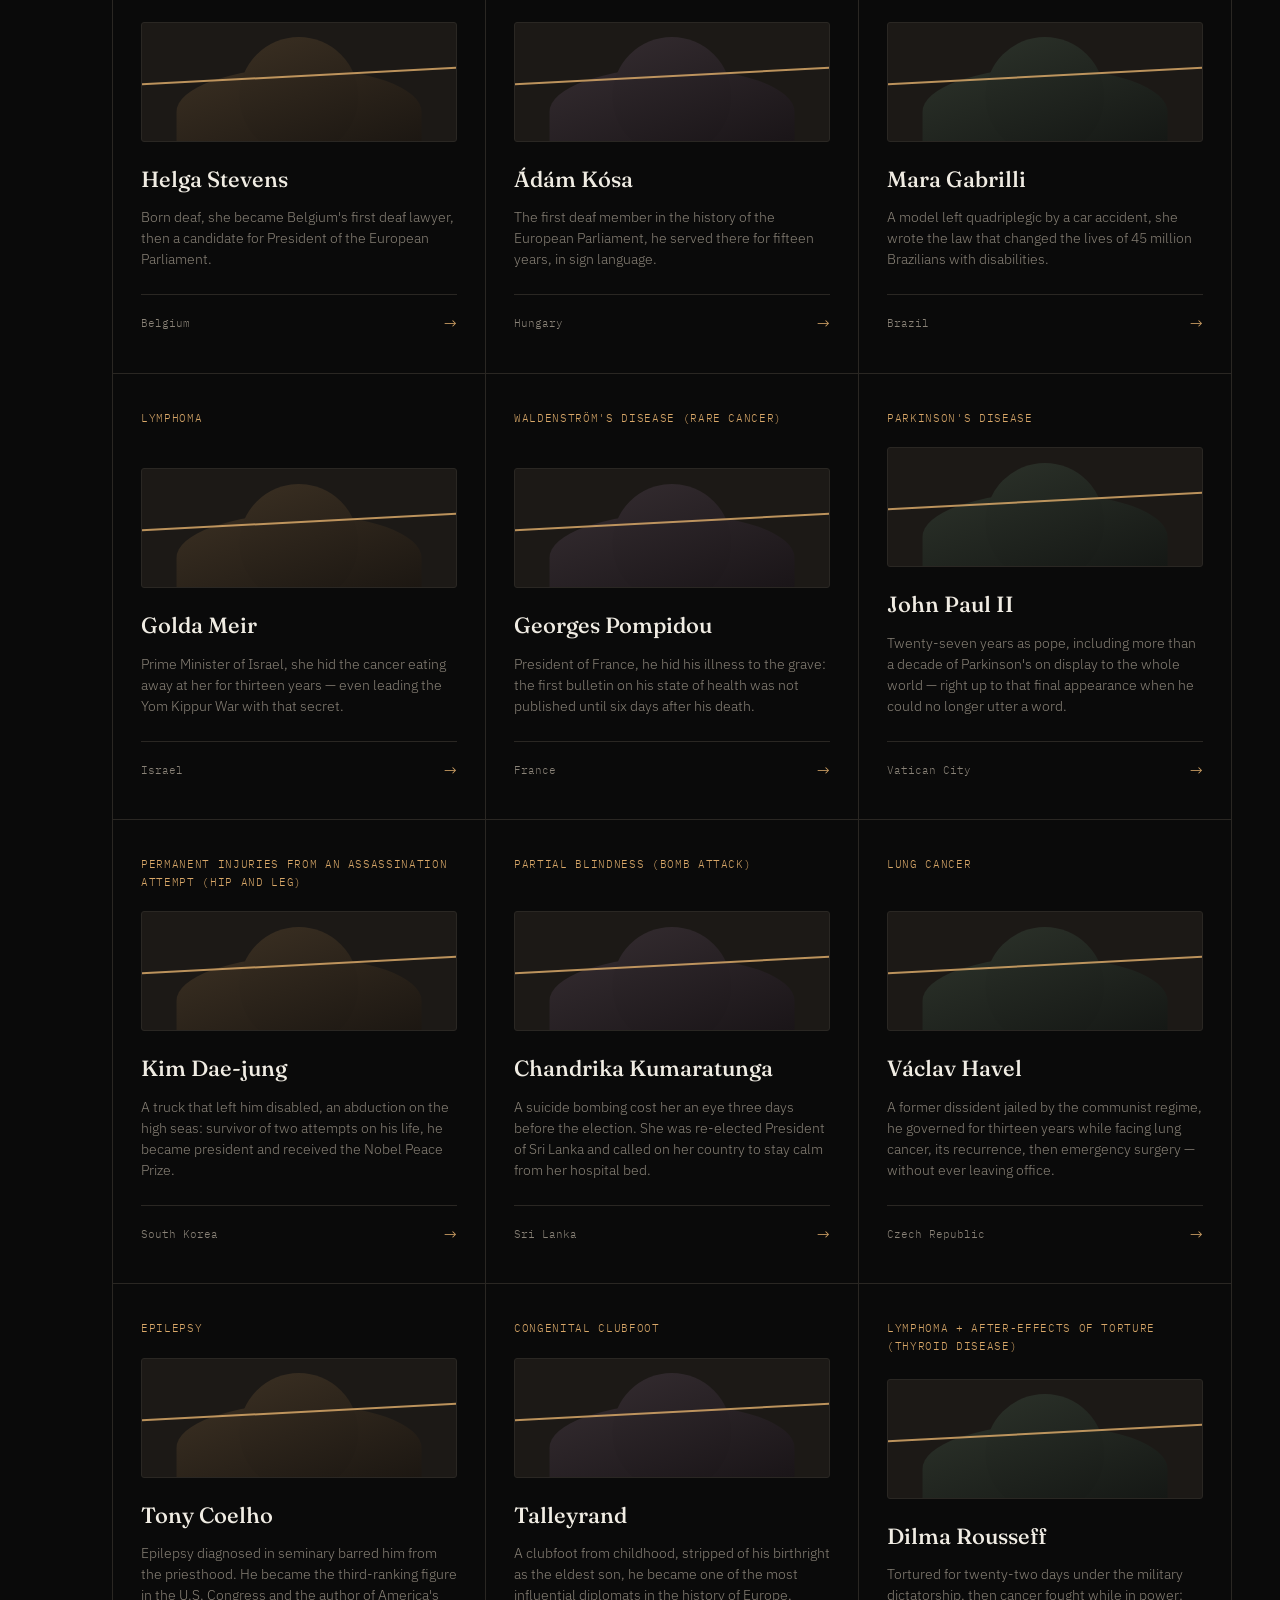
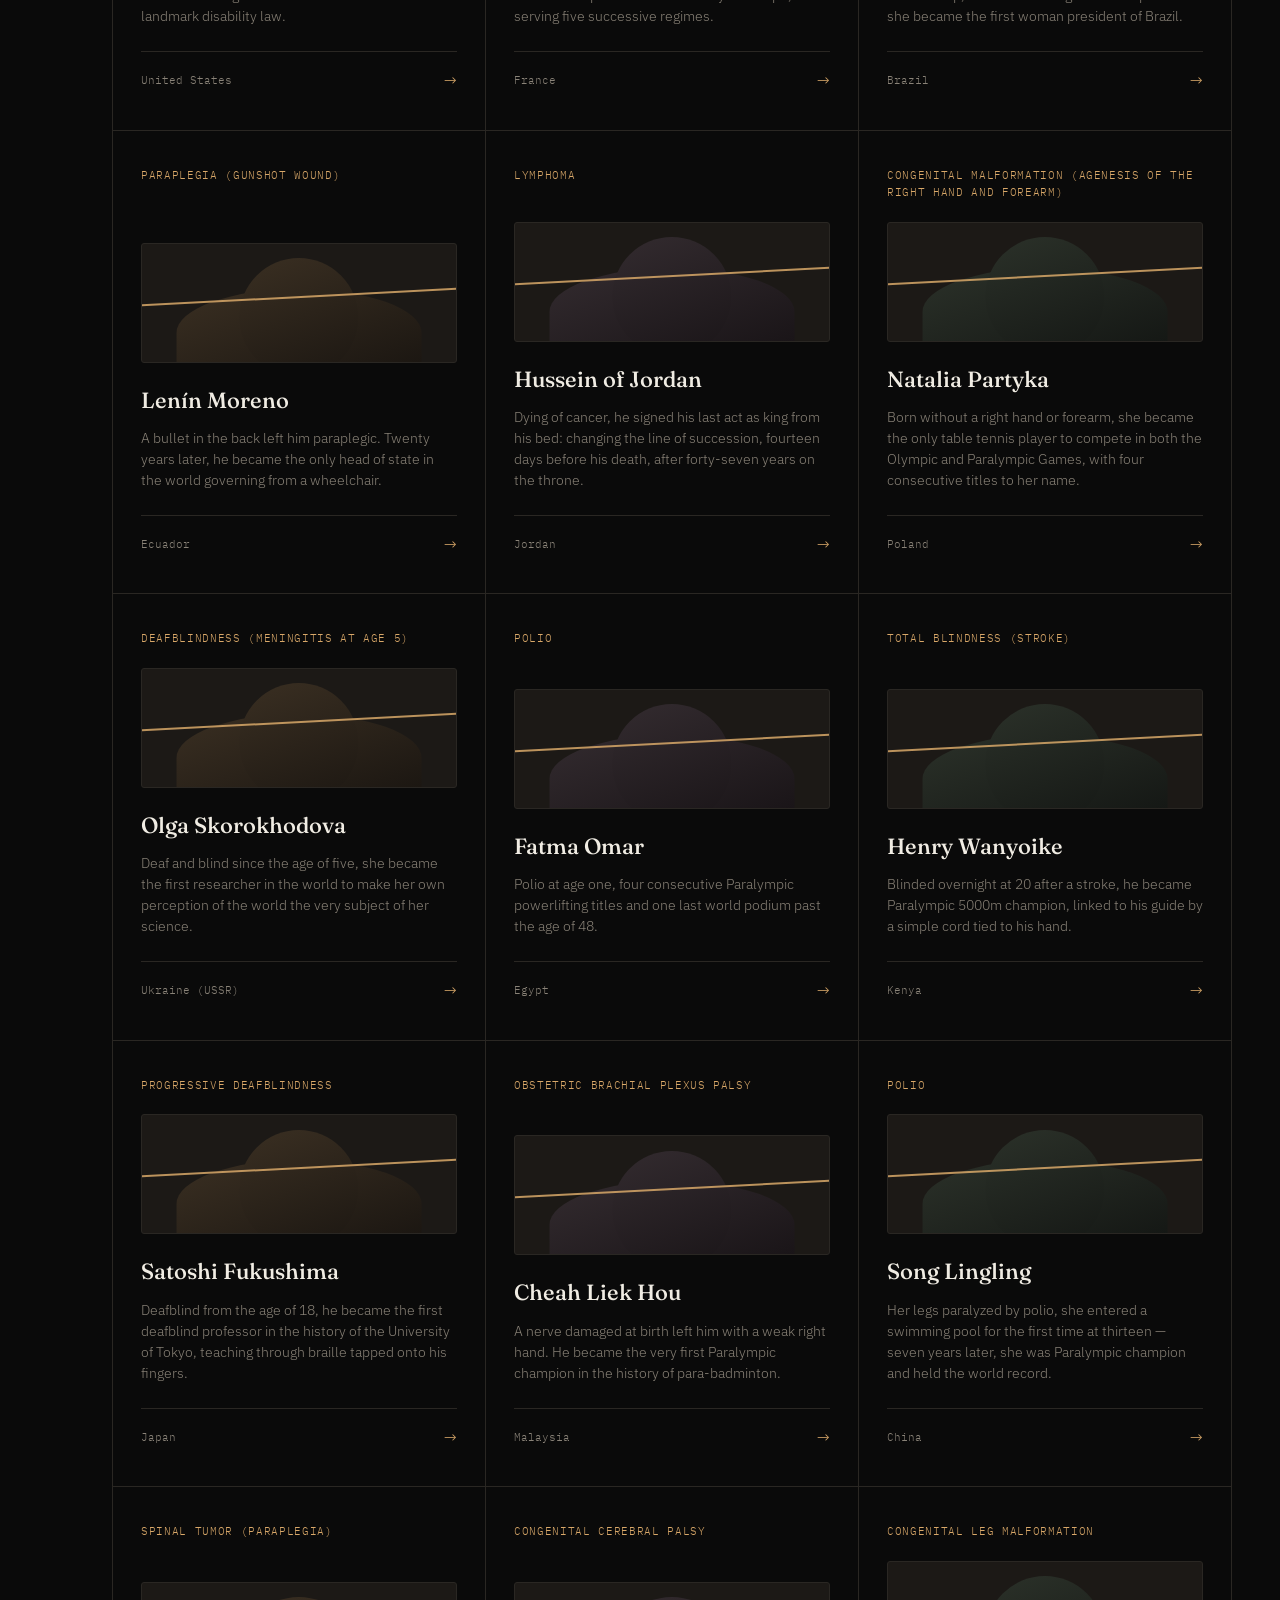
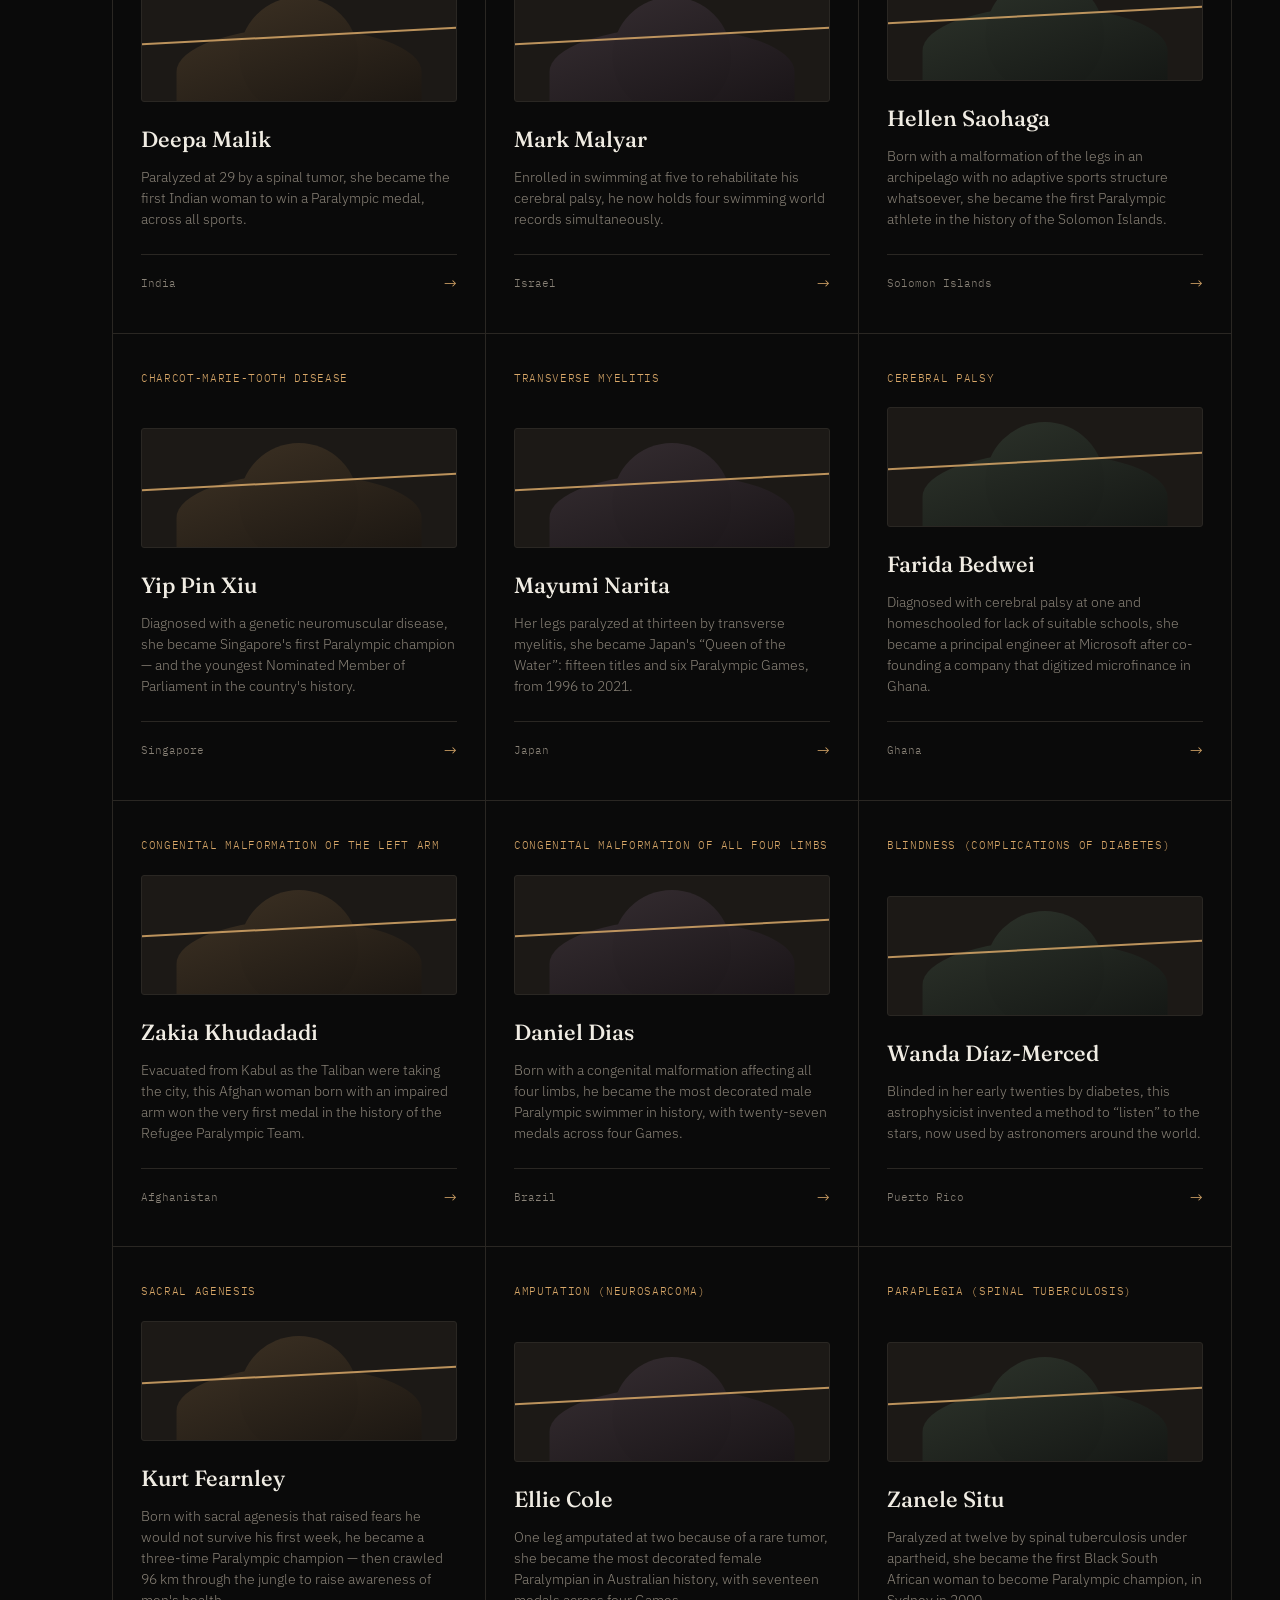
<file: en/index.html>
<!DOCTYPE html>
<html lang="en">
<head>
<meta charset="UTF-8">
<meta name="viewport" content="width=device-width, initial-scale=1.0">
<link rel="icon" href="/favicon.ico" sizes="32x32">
<link rel="icon" href="/favicon.svg" type="image/svg+xml">
<link rel="apple-touch-icon" href="/apple-touch-icon.png">
<link rel="manifest" href="/site.webmanifest">
<meta name="theme-color" content="#0a0a0a">
<title>Unbreakable — They didn't heal. They built anyway.</title>
<meta name="description" content="The verified stories of artists, entrepreneurs and athletes who refused the double sentence tied to their rare condition.">
<link rel="preconnect" href="https://fonts.googleapis.com">
<link href="https://fonts.googleapis.com/css2?family=Fraunces:ital,opsz,wght@0,9..144,300;0,9..144,500;0,9..144,600;1,9..144,400;1,9..144,500&family=IBM+Plex+Sans:wght@300;400;500;600&family=IBM+Plex+Mono:wght@400;500&display=swap" rel="stylesheet">
<link rel="stylesheet" href="/css/style.css">
</head>
<body>
<div class="thread-track"><div class="thread"></div></div>
<header>
<a href="/en/" class="wordmark">UNBREAKABLE<span class="crack">·</span></a>
<nav>
<ul>
<li><a href="#archive">Stories</a></li>
<li><a href="#manifesto">The project</a></li>
<li><a href="/en/propose.html" class="nav-cta">Suggest a story</a></li>
<li><a href="/" class="lang-switch mono">FR</a></li>
</ul>
</nav>
</header>
<section class="hero">
<div class="hero-row">
<div class="hero-inner">
<div class="eyebrow">A media outlet on resilience</div>
<h1 class="display">They didn't heal.<br>They <em>built</em> anyway.</h1>
<p class="hero-sub">The verified stories of artists, entrepreneurs and athletes who refused the double sentence — the illness, and the story of limitation imposed on them.</p>
<div class="hero-meta">
<div>
<span class="num" id="stat-stories">—</span>
<span class="label">Archived stories</span>
</div>
<div>
<span class="num" id="stat-pathologies">—</span>
<span class="label">Rare conditions</span>
</div>
<div>
<span class="num" id="stat-countries">—</span>
<span class="label">Countries</span>
</div>
</div>
</div>
<a href="#" class="featured" id="featured-story">
</a>
</div>
<div class="scroll-hint">DISCOVER</div>
</section>
<section class="manifesto" id="manifesto">
<div class="manifesto-inner">
<p>The condition isn't the problem. <span class="gold">The story of limitation imposed on us</span> — and that we end up believing — that's the real double sentence.</p>
<div class="manifesto-sign">— The founding principle of Unbreakable</div>
</div>
</section>
<section class="archive" id="archive">
<div class="archive-head">
<h2 class="display">The archive</h2>
<span class="archive-count mono" id="archive-count">— verified profiles</span>
</div>
<div class="filters" id="filters">
</div>
<div class="grid" id="grid">
</div>
</section>
<footer>
<div class="footer-wordmark">UNBREAKABLE — Media</div>
<div class="footer-links">
<a href="https://instagram.com/lesincassables" target="_blank">Instagram</a>
<a href="https://linkedin.com/company/lesincassables" target="_blank">LinkedIn</a>
<a href="#" target="_blank">YouTube</a>
<a href="mailto:contact@lesincassables.com">Contact</a>
</div>
</footer>
<script src="/en/js/main.js"></script>
</body>
</html>
</file>
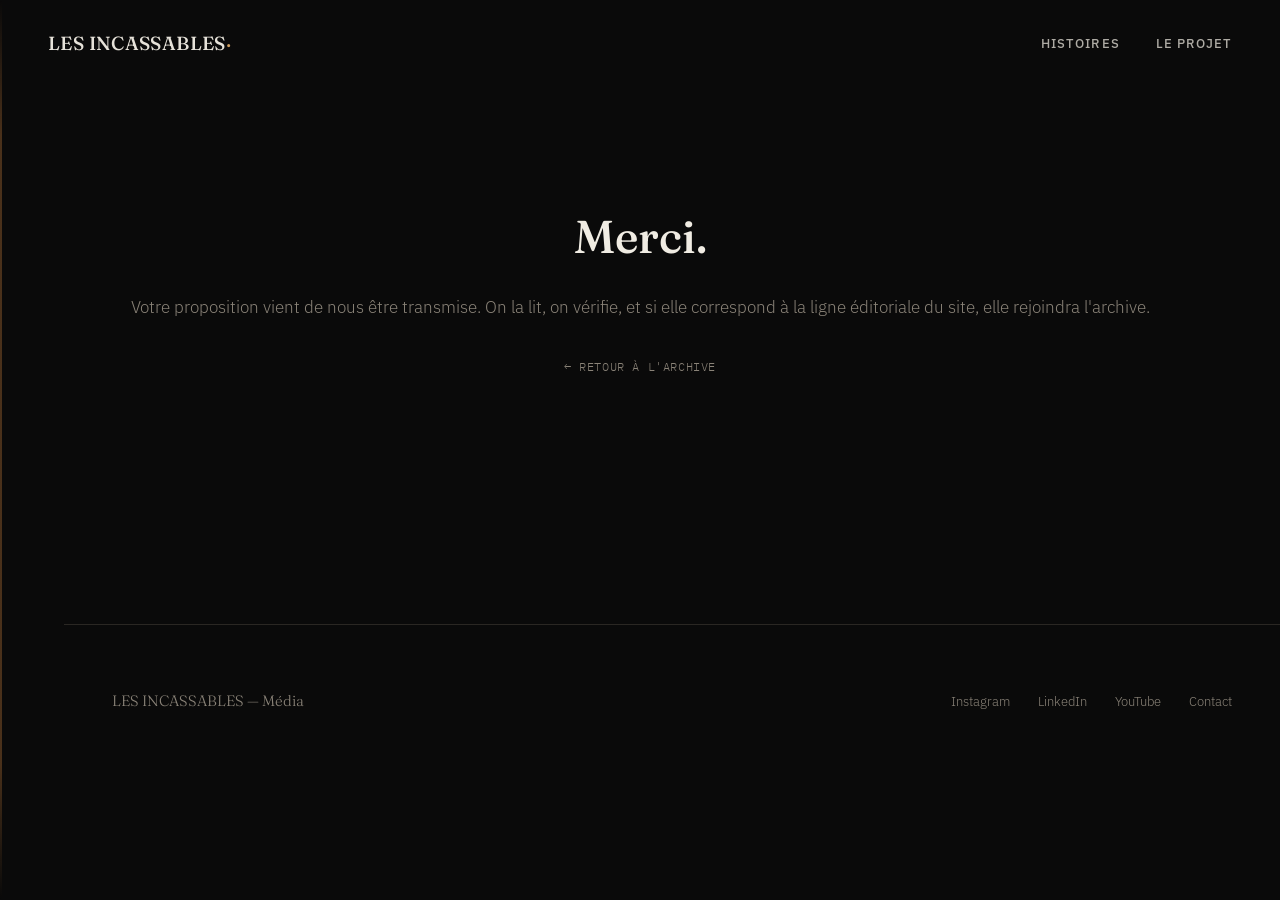
<file: merci.html>
<!DOCTYPE html>
<html lang="fr">
<head>
<meta charset="UTF-8">
<meta name="viewport" content="width=device-width, initial-scale=1.0">
<link rel="icon" href="/favicon.ico" sizes="32x32">
<link rel="icon" href="/favicon.svg" type="image/svg+xml">
<link rel="apple-touch-icon" href="/apple-touch-icon.png">
<link rel="manifest" href="/site.webmanifest">
<meta name="theme-color" content="#0a0a0a">
<title>Merci — Les Incassables</title>
<link rel="preconnect" href="https://fonts.googleapis.com">
<link href="https://fonts.googleapis.com/css2?family=Fraunces:ital,opsz,wght@0,9..144,300;0,9..144,500;0,9..144,600;1,9..144,400;1,9..144,500&family=IBM+Plex+Sans:wght@300;400;500;600&family=IBM+Plex+Mono:wght@400;500&display=swap" rel="stylesheet">
<link rel="stylesheet" href="css/style.css">
</head>
<body>
<div class="thread-track"><div class="thread"></div></div>
<header>
<a href="/" class="wordmark">LES INCASSABLES<span class="crack">·</span></a>
<nav>
<ul>
<li><a href="/#archive">Histoires</a></li>
<li><a href="/#manifesto">Le projet</a></li>
</ul>
</nav>
</header>
<main class="thanks-page">
<h1 class="display">Merci.</h1>
<p>Votre proposition vient de nous être transmise. On la lit, on vérifie, et si elle correspond à la ligne éditoriale du site, elle rejoindra l'archive.</p>
<a href="/#archive" class="story-back">← Retour à l'archive</a>
</main>
<footer>
<div class="footer-wordmark">LES INCASSABLES — Média</div>
<div class="footer-links">
<a href="https://instagram.com/lesincassables" target="_blank">Instagram</a>
<a href="https://linkedin.com/company/lesincassables" target="_blank">LinkedIn</a>
<a href="#" target="_blank">YouTube</a>
<a href="mailto:contact@lesincassables.com">Contact</a>
</div>
</footer>
</body>
</html>
</file>
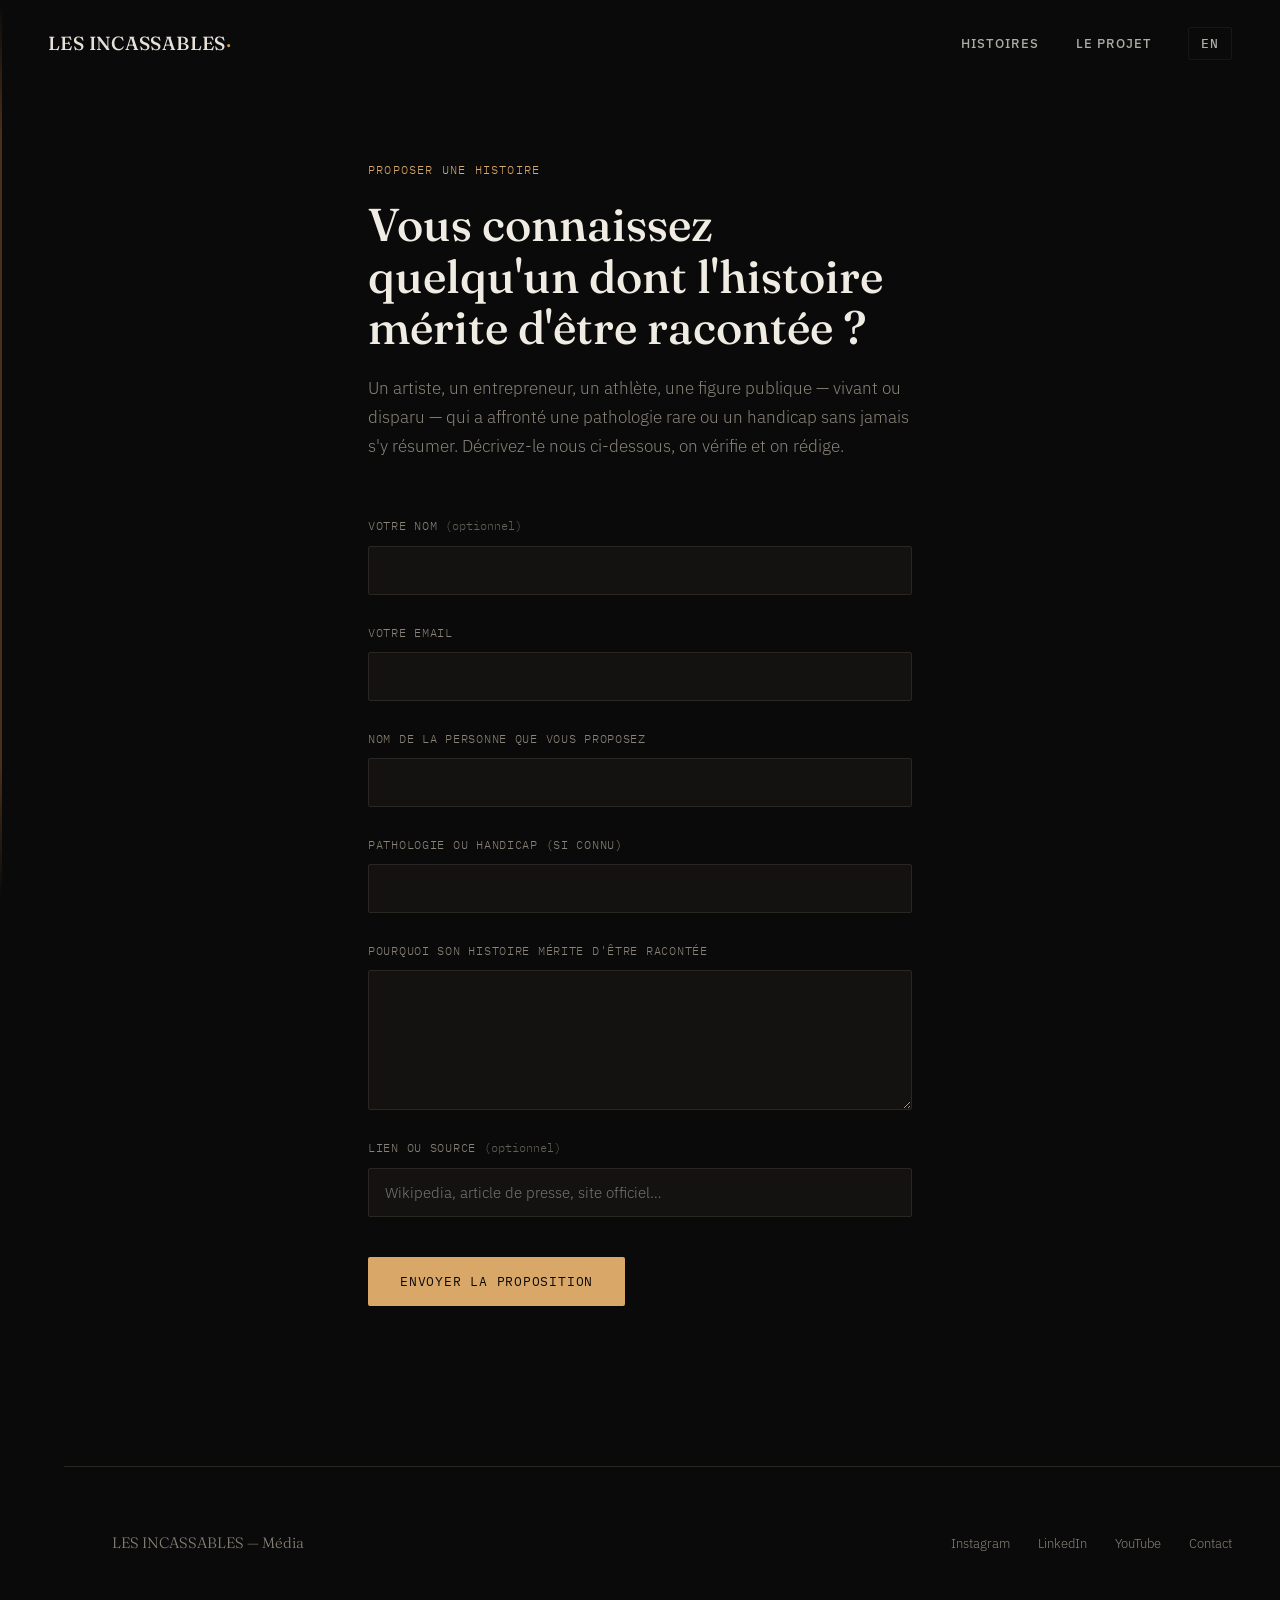
<file: propose.html>
<!DOCTYPE html>
<html lang="fr">
<head>
<meta charset="UTF-8">
<meta name="viewport" content="width=device-width, initial-scale=1.0">
<link rel="icon" href="/favicon.ico" sizes="32x32">
<link rel="icon" href="/favicon.svg" type="image/svg+xml">
<link rel="apple-touch-icon" href="/apple-touch-icon.png">
<link rel="manifest" href="/site.webmanifest">
<meta name="theme-color" content="#0a0a0a">
<title>Proposer une histoire — Les Incassables</title>
<meta name="description" content="Vous connaissez une histoire qui mérite d'être racontée ? Proposez-la aux Incassables.">
<link rel="preconnect" href="https://fonts.googleapis.com">
<link href="https://fonts.googleapis.com/css2?family=Fraunces:ital,opsz,wght@0,9..144,300;0,9..144,500;0,9..144,600;1,9..144,400;1,9..144,500&family=IBM+Plex+Sans:wght@300;400;500;600&family=IBM+Plex+Mono:wght@400;500&display=swap" rel="stylesheet">
<link rel="stylesheet" href="css/style.css">
</head>
<body>
<div class="thread-track"><div class="thread"></div></div>
<header>
<a href="/" class="wordmark">LES INCASSABLES<span class="crack">·</span></a>
<nav>
<ul>
<li><a href="/#archive">Histoires</a></li>
<li><a href="/#manifesto">Le projet</a></li>
<li><a href="/en/" class="lang-switch mono">EN</a></li>
</ul>
</nav>
</header>
<main class="propose-page">
<div class="propose-eyebrow">Proposer une histoire</div>
<h1 class="display">Vous connaissez quelqu'un dont l'histoire mérite d'être racontée ?</h1>
<p class="propose-intro">Un artiste, un entrepreneur, un athlète, une figure publique — vivant ou disparu — qui a affronté une pathologie rare ou un handicap sans jamais s'y résumer. Décrivez-le nous ci-dessous, on vérifie et on rédige.</p>
<form class="propose-form" name="proposition" method="POST" data-netlify="true" netlify-honeypot="bot-field" action="/merci.html">
<input type="hidden" name="form-name" value="proposition" />
<p class="visually-hidden"><label>Ne pas remplir si vous êtes humain : <input name="bot-field" /></label></p>
<div class="form-field">
<label for="your-name">Votre nom <span class="optional">(optionnel)</span></label>
<input type="text" id="your-name" name="votre-nom" autocomplete="name">
</div>
<div class="form-field">
<label for="your-email">Votre email</label>
<input type="email" id="your-email" name="votre-email" autocomplete="email" required>
</div>
<div class="form-field">
<label for="person-name">Nom de la personne que vous proposez</label>
<input type="text" id="person-name" name="nom-personne" required>
</div>
<div class="form-field">
<label for="pathology">Pathologie ou handicap (si connu)</label>
<input type="text" id="pathology" name="pathologie" required>
</div>
<div class="form-field">
<label for="why">Pourquoi son histoire mérite d'être racontée</label>
<textarea id="why" name="pourquoi" required></textarea>
</div>
<div class="form-field">
<label for="source">Lien ou source <span class="optional">(optionnel)</span></label>
<input type="text" id="source" name="source" placeholder="Wikipedia, article de presse, site officiel…">
</div>
<button type="submit" class="propose-submit">Envoyer la proposition</button>
</form>
</main>
<footer>
<div class="footer-wordmark">LES INCASSABLES — Média</div>
<div class="footer-links">
<a href="https://instagram.com/lesincassables" target="_blank">Instagram</a>
<a href="https://linkedin.com/company/lesincassables" target="_blank">LinkedIn</a>
<a href="#" target="_blank">YouTube</a>
<a href="mailto:contact@lesincassables.com">Contact</a>
</div>
</footer>
</body>
</html>
</file>
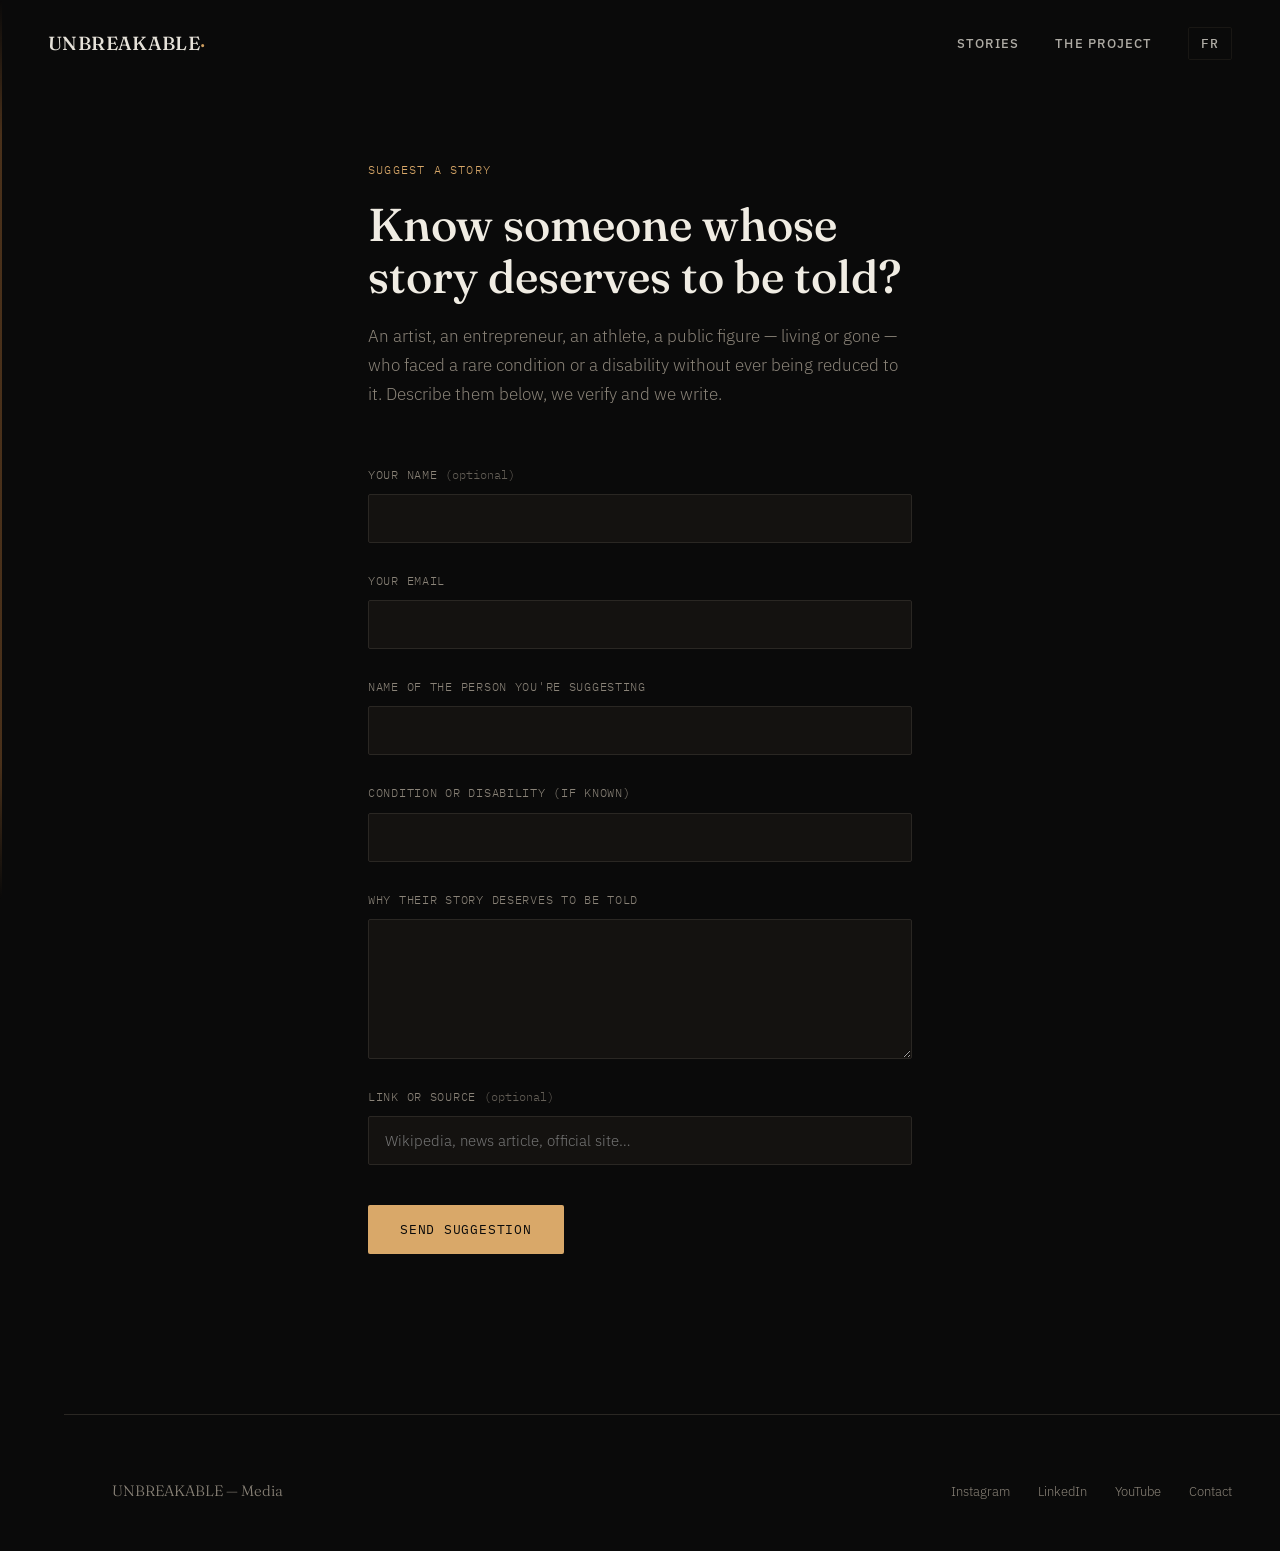
<file: en/propose.html>
<!DOCTYPE html>
<html lang="en">
<head>
<meta charset="UTF-8">
<meta name="viewport" content="width=device-width, initial-scale=1.0">
<link rel="icon" href="/favicon.ico" sizes="32x32">
<link rel="icon" href="/favicon.svg" type="image/svg+xml">
<link rel="apple-touch-icon" href="/apple-touch-icon.png">
<link rel="manifest" href="/site.webmanifest">
<meta name="theme-color" content="#0a0a0a">
<title>Suggest a story — Unbreakable</title>
<meta name="description" content="Know someone whose story deserves to be told? Suggest it to Unbreakable.">
<link rel="preconnect" href="https://fonts.googleapis.com">
<link href="https://fonts.googleapis.com/css2?family=Fraunces:ital,opsz,wght@0,9..144,300;0,9..144,500;0,9..144,600;1,9..144,400;1,9..144,500&family=IBM+Plex+Sans:wght@300;400;500;600&family=IBM+Plex+Mono:wght@400;500&display=swap" rel="stylesheet">
<link rel="stylesheet" href="/css/style.css">
</head>
<body>
<div class="thread-track"><div class="thread"></div></div>
<header>
<a href="/en/" class="wordmark">UNBREAKABLE<span class="crack">·</span></a>
<nav>
<ul>
<li><a href="/en/#archive">Stories</a></li>
<li><a href="/en/#manifesto">The project</a></li>
<li><a href="/" class="lang-switch mono">FR</a></li>
</ul>
</nav>
</header>
<main class="propose-page">
<div class="propose-eyebrow">Suggest a story</div>
<h1 class="display">Know someone whose story deserves to be told?</h1>
<p class="propose-intro">An artist, an entrepreneur, an athlete, a public figure — living or gone — who faced a rare condition or a disability without ever being reduced to it. Describe them below, we verify and we write.</p>
<form class="propose-form" name="proposition-en" method="POST" data-netlify="true" netlify-honeypot="bot-field" action="/en/thanks.html">
<input type="hidden" name="form-name" value="proposition-en" />
<p class="visually-hidden"><label>Leave this empty if you are human: <input name="bot-field" /></label></p>
<div class="form-field">
<label for="your-name">Your name <span class="optional">(optional)</span></label>
<input type="text" id="your-name" name="your-name" autocomplete="name">
</div>
<div class="form-field">
<label for="your-email">Your email</label>
<input type="email" id="your-email" name="your-email" autocomplete="email" required>
</div>
<div class="form-field">
<label for="person-name">Name of the person you're suggesting</label>
<input type="text" id="person-name" name="person-name" required>
</div>
<div class="form-field">
<label for="pathology">Condition or disability (if known)</label>
<input type="text" id="pathology" name="pathology" required>
</div>
<div class="form-field">
<label for="why">Why their story deserves to be told</label>
<textarea id="why" name="why" required></textarea>
</div>
<div class="form-field">
<label for="source">Link or source <span class="optional">(optional)</span></label>
<input type="text" id="source" name="source" placeholder="Wikipedia, news article, official site…">
</div>
<button type="submit" class="propose-submit">Send suggestion</button>
</form>
</main>
<footer>
<div class="footer-wordmark">UNBREAKABLE — Media</div>
<div class="footer-links">
<a href="https://instagram.com/lesincassables" target="_blank">Instagram</a>
<a href="https://linkedin.com/company/lesincassables" target="_blank">LinkedIn</a>
<a href="#" target="_blank">YouTube</a>
<a href="mailto:contact@lesincassables.com">Contact</a>
</div>
</footer>
</body>
</html>
</file>
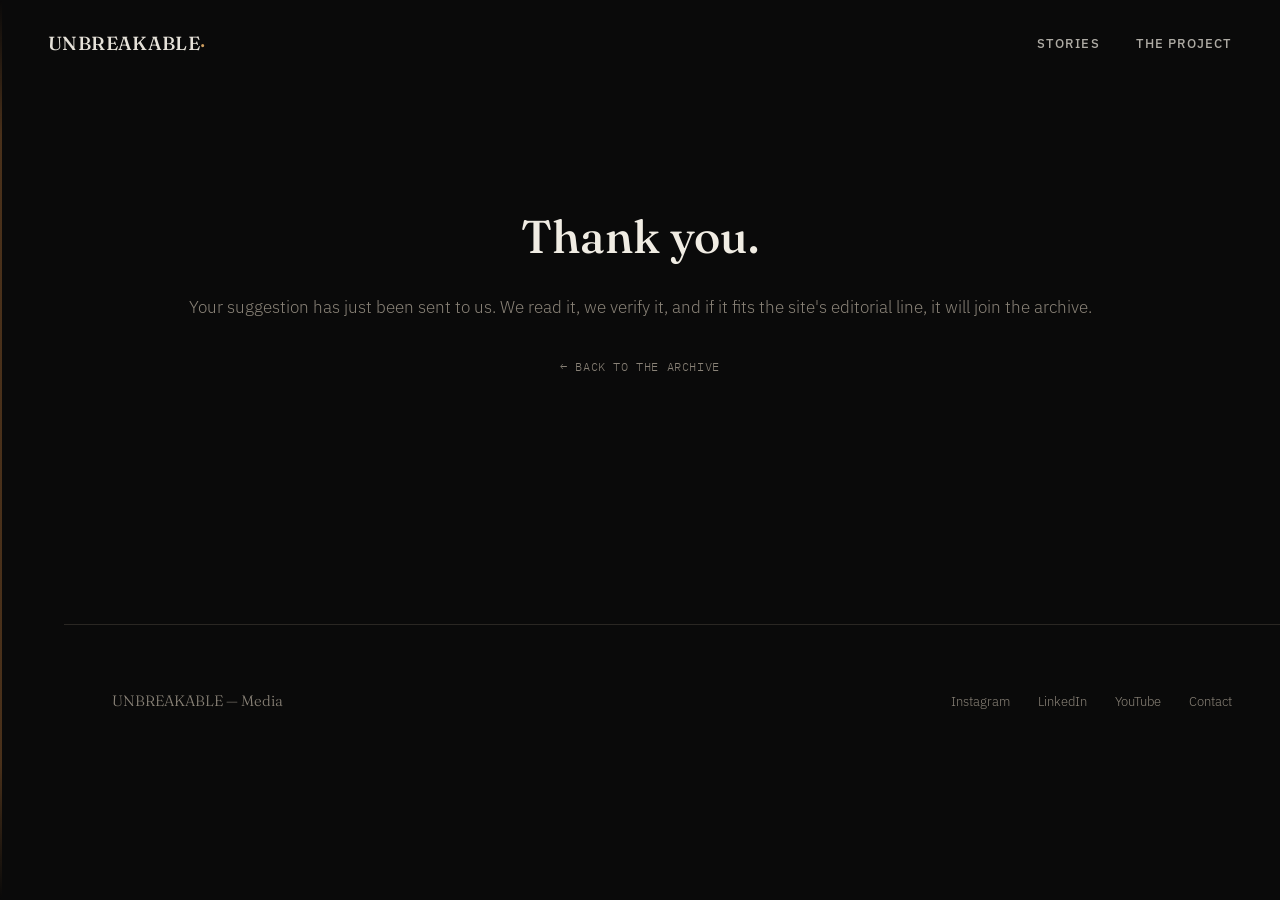
<file: en/thanks.html>
<!DOCTYPE html>
<html lang="en">
<head>
<meta charset="UTF-8">
<meta name="viewport" content="width=device-width, initial-scale=1.0">
<link rel="icon" href="/favicon.ico" sizes="32x32">
<link rel="icon" href="/favicon.svg" type="image/svg+xml">
<link rel="apple-touch-icon" href="/apple-touch-icon.png">
<link rel="manifest" href="/site.webmanifest">
<meta name="theme-color" content="#0a0a0a">
<title>Thank you — Unbreakable</title>
<link rel="preconnect" href="https://fonts.googleapis.com">
<link href="https://fonts.googleapis.com/css2?family=Fraunces:ital,opsz,wght@0,9..144,300;0,9..144,500;0,9..144,600;1,9..144,400;1,9..144,500&family=IBM+Plex+Sans:wght@300;400;500;600&family=IBM+Plex+Mono:wght@400;500&display=swap" rel="stylesheet">
<link rel="stylesheet" href="/css/style.css">
</head>
<body>
<div class="thread-track"><div class="thread"></div></div>
<header>
<a href="/en/" class="wordmark">UNBREAKABLE<span class="crack">·</span></a>
<nav>
<ul>
<li><a href="/en/#archive">Stories</a></li>
<li><a href="/en/#manifesto">The project</a></li>
</ul>
</nav>
</header>
<main class="thanks-page">
<h1 class="display">Thank you.</h1>
<p>Your suggestion has just been sent to us. We read it, we verify it, and if it fits the site's editorial line, it will join the archive.</p>
<a href="/en/#archive" class="story-back">← Back to the archive</a>
</main>
<footer>
<div class="footer-wordmark">UNBREAKABLE — Media</div>
<div class="footer-links">
<a href="https://instagram.com/lesincassables" target="_blank">Instagram</a>
<a href="https://linkedin.com/company/lesincassables" target="_blank">LinkedIn</a>
<a href="#" target="_blank">YouTube</a>
<a href="mailto:contact@lesincassables.com">Contact</a>
</div>
</footer>
</body>
</html>
</file>
<file: css/style.css>
:root{
    --bg:#0a0a0a;
    --surface:#141210;
    --surface-2:#1c1916;
    --text:#f0ece3;
    --text-muted:#8a8378;
    --gold:#c17a3a;
    --gold-light:#d9a869;
    --hairline:#2a2723;
  }
  *{margin:0;padding:0;box-sizing:border-box;}
  html{scroll-behavior:smooth;}
  body{
    background:var(--bg);
    color:var(--text);
    font-family:'IBM Plex Sans',sans-serif;
    font-weight:300;
    line-height:1.6;
    overflow-x:hidden;
  }
  .display{font-family:'Fraunces',serif;}
  .mono{font-family:'IBM Plex Mono',monospace;}

  /* ---- Gold thread that runs the length of the page ---- */
  .thread{
    position:fixed;
    left:0; top:0;
    width:2px; height:100vh;
    background:linear-gradient(180deg, transparent 0%, var(--gold) 15%, var(--gold) 85%, transparent 100%);
    opacity:.35;
    transform-origin:top;
    z-index:1;
    pointer-events:none;
  }
  .thread-track{position:absolute; left:48px; top:0; width:2px; height:100%;}

  /* ---- Nav ---- */
  header{
    position:fixed; top:0; left:0; right:0;
    display:flex; align-items:center; justify-content:space-between;
    padding:28px 48px;
    z-index:100;
    mix-blend-mode:difference;
  }
  .wordmark{
    font-family:'Fraunces',serif;
    font-weight:500;
    font-size:19px;
    letter-spacing:0.02em;
    color:var(--text);
    text-decoration:none;
  }
  .wordmark .crack{color:var(--gold-light);}
  nav ul{display:flex; gap:36px; list-style:none;}
  nav a{
    color:var(--text);
    text-decoration:none;
    font-size:13px;
    letter-spacing:0.08em;
    text-transform:uppercase;
    font-weight:500;
    opacity:.75;
    transition:opacity .25s;
  }
  nav a:hover{opacity:1;}
  .nav-cta{
    border:1px solid var(--text);
    padding:9px 18px;
    border-radius:2px;
    opacity:1 !important;
  }
  .lang-switch{
    border:1px solid var(--hairline);
    padding:7px 12px !important;
    border-radius:2px;
    font-family:'IBM Plex Mono',monospace;
    letter-spacing:.08em;
  }
  .lang-switch:hover{border-color:var(--gold-light); color:var(--gold-light) !important; opacity:1 !important;}

  /* ---- Hero ---- */
  .hero{
    min-height:100vh;
    display:flex;
    flex-direction:column;
    justify-content:center;
    padding:0 48px;
    position:relative;
  }
  .hero-row{
    display:flex;
    gap:80px;
    align-items:flex-end;
    margin-left:64px;
    flex-wrap:wrap;
  }
  .hero-inner{max-width:640px;}

  /* ---- Featured story panel (hero sidekick) ---- */
  .featured{
    width:300px;
    flex-shrink:0;
    text-decoration:none;
    color:inherit;
    display:block;
  }
  .featured-eyebrow{
    font-family:'IBM Plex Mono',monospace;
    font-size:11px;
    letter-spacing:.14em;
    text-transform:uppercase;
    color:var(--gold-light);
    margin-bottom:16px;
    display:flex; align-items:center; gap:10px;
  }
  .featured-eyebrow::before{content:'';width:16px;height:1px;background:var(--gold);}
  .featured-portrait{
    width:100%;
    aspect-ratio:3/3.6;
    border-radius:4px;
    position:relative;
    overflow:hidden;
    margin-bottom:18px;
    border:1px solid var(--hairline);
  }
  .featured-portrait .crack-line{
    position:absolute;
    top:38%; left:-10%;
    width:120%; height:2px;
    background:var(--gold-light);
    transform:rotate(-4deg);
    box-shadow:0 0 12px rgba(193,122,58,.6);
  }
  .featured h3{
    font-family:'Fraunces',serif;
    font-weight:500;
    font-size:22px;
    margin-bottom:8px;
  }
  .featured p{
    font-size:13.5px;
    color:var(--text-muted);
    line-height:1.5;
  }
  .featured-read{
    margin-top:14px;
    font-family:'IBM Plex Mono',monospace;
    font-size:11px;
    letter-spacing:.06em;
    text-transform:uppercase;
    color:var(--gold-light);
    display:flex; align-items:center; gap:8px;
    transition:gap .2s;
  }
  .featured:hover .featured-read{gap:14px;}

  /* ---- Portrait silhouette (shared placeholder system) ---- */
  .portrait-silhouette{
    width:100%; height:100%;
    position:relative;
  }
  .portrait-silhouette .bust{
    position:absolute;
    bottom:0; left:50%;
    transform:translateX(-50%);
    width:78%; height:62%;
    border-radius:50% 50% 0 0 / 60% 60% 0 0;
  }
  .portrait-silhouette .head{
    position:absolute;
    top:12%; left:50%;
    transform:translateX(-50%);
    width:38%; aspect-ratio:1;
    border-radius:50%;
  }
  .eyebrow{
    font-family:'IBM Plex Mono',monospace;
    font-size:12px;
    letter-spacing:0.18em;
    text-transform:uppercase;
    color:var(--gold-light);
    margin-bottom:28px;
    display:flex;
    align-items:center;
    gap:12px;
  }
  .eyebrow::before{
    content:'';
    width:24px; height:1px;
    background:var(--gold);
  }
  .hero h1{
    font-size:clamp(38px, 6vw, 76px);
    font-weight:500;
    line-height:1.06;
    letter-spacing:-0.01em;
    max-width:14ch;
  }
  .hero h1 em{
    font-style:italic;
    font-weight:400;
    color:var(--gold-light);
    position:relative;
  }
  .hero-sub{
    margin-top:32px;
    max-width:46ch;
    font-size:18px;
    color:var(--text-muted);
    font-weight:300;
  }
  .hero-meta{
    display:flex;
    gap:48px;
    margin-top:64px;
    padding-top:32px;
    border-top:1px solid var(--hairline);
    max-width:640px;
  }
  .hero-meta div{display:flex; flex-direction:column; gap:6px;}
  .hero-meta .num{font-family:'Fraunces',serif; font-size:28px; color:var(--text);}
  .hero-meta .label{font-family:'IBM Plex Mono',monospace; font-size:11px; letter-spacing:.08em; text-transform:uppercase; color:var(--text-muted);}
  .scroll-hint{
    position:absolute; bottom:40px; left:64px;
    font-family:'IBM Plex Mono',monospace;
    font-size:11px;
    color:var(--text-muted);
    display:flex; align-items:center; gap:10px;
  }
  .scroll-hint::after{
    content:'';
    width:1px; height:32px;
    background:linear-gradient(180deg, var(--gold), transparent);
    animation:pulse-line 2s ease-in-out infinite;
  }
  @keyframes pulse-line{0%,100%{opacity:.3;}50%{opacity:1;}}

  /* ---- Manifesto ---- */
  .manifesto{
    padding:180px 48px;
    display:flex;
    justify-content:center;
    position:relative;
  }
  .manifesto-inner{max-width:760px; margin-left:64px;}
  .manifesto p{
    font-family:'Fraunces',serif;
    font-style:italic;
    font-weight:400;
    font-size:clamp(24px, 3vw, 34px);
    line-height:1.45;
    color:var(--text);
  }
  .manifesto p .gold{color:var(--gold-light); font-style:normal; font-weight:500;}
  .manifesto-sign{
    margin-top:40px;
    font-family:'IBM Plex Mono',monospace;
    font-size:12px;
    letter-spacing:.08em;
    text-transform:uppercase;
    color:var(--text-muted);
  }

  /* ---- Archive ---- */
  .archive{padding:80px 48px 160px; margin-left:64px;}
  .archive-head{
    display:flex;
    justify-content:space-between;
    align-items:flex-end;
    margin-bottom:56px;
    flex-wrap:wrap;
    gap:24px;
    border-bottom:1px solid var(--hairline);
    padding-bottom:32px;
  }
  .archive-head h2{
    font-family:'Fraunces',serif;
    font-weight:500;
    font-size:clamp(28px,3vw,40px);
  }
  .archive-count{font-family:'IBM Plex Mono',monospace; font-size:13px; color:var(--text-muted);}

  .filters{
    display:flex;
    flex-wrap:wrap;
    gap:10px;
    margin-bottom:56px;
  }
  .filter-chip{
    font-family:'IBM Plex Mono',monospace;
    font-size:12px;
    letter-spacing:.03em;
    padding:9px 16px;
    border:1px solid var(--hairline);
    border-radius:20px;
    color:var(--text-muted);
    background:transparent;
    cursor:pointer;
    transition:all .2s;
  }
  .filter-chip:hover{border-color:var(--gold); color:var(--text);}
  .filter-chip.active{
    background:var(--gold);
    border-color:var(--gold);
    color:#0a0a0a;
    font-weight:500;
  }

  .grid{
    display:grid;
    grid-template-columns:repeat(3, 1fr);
    gap:1px;
    background:var(--hairline);
    border:1px solid var(--hairline);
  }
  .card{
    background:var(--bg);
    padding:36px 28px;
    position:relative;
    overflow:hidden;
    cursor:pointer;
    transition:background .3s;
    min-height:280px;
    display:flex;
    flex-direction:column;
    justify-content:space-between;
    text-decoration:none;
    color:inherit;
  }
  .card::before{
    content:'';
    position:absolute;
    top:0; left:-100%;
    width:200%; height:1px;
    background:var(--gold);
    transform:rotate(-3deg);
    transition:left .5s cubic-bezier(.2,.8,.2,1);
    opacity:0;
  }
  .card:hover{background:var(--surface);}
  .card:hover::before{left:0; opacity:1;}
  .card-tag{
    font-family:'IBM Plex Mono',monospace;
    font-size:11px;
    letter-spacing:.06em;
    text-transform:uppercase;
    color:var(--gold-light);
    margin-bottom:auto;
    padding-bottom:20px;
  }
  .card-portrait{
    width:100%;
    height:120px;
    border-radius:3px;
    background:var(--surface-2);
    border:1px solid var(--hairline);
    position:relative;
    overflow:hidden;
    margin-bottom:20px;
  }
  .card-portrait .crack-line{
    position:absolute;
    top:44%; left:-10%;
    width:120%; height:1.5px;
    background:var(--gold-light);
    transform:rotate(-3deg);
    opacity:.85;
  }
  /* Per-pathology tint variants */
  .tint-1 .bust, .tint-1 .head{background:linear-gradient(160deg,#3a2f22,#1c1712);}
  .tint-2 .bust, .tint-2 .head{background:linear-gradient(160deg,#332b2f,#1a1518);}
  .tint-3 .bust, .tint-3 .head{background:linear-gradient(160deg,#2b3129,#151815);}
  .card h3{
    font-family:'Fraunces',serif;
    font-weight:500;
    font-size:22px;
    margin-bottom:10px;
  }
  .card p{
    font-size:14px;
    color:var(--text-muted);
    font-weight:300;
    line-height:1.5;
  }
  .card-footer{
    display:flex; justify-content:space-between; align-items:center;
    margin-top:24px;
    padding-top:16px;
    border-top:1px solid var(--hairline);
  }
  .card-country{font-family:'IBM Plex Mono',monospace; font-size:11px; color:var(--text-muted);}
  .card-arrow{color:var(--gold-light); font-size:16px; transition:transform .25s;}
  .card:hover .card-arrow{transform:translateX(4px);}

  /* ---- CTA / Cross-link to coaching ---- */
  .crosslink{
    margin:0 48px 160px;
    margin-left:112px;
    padding:56px;
    border:1px solid var(--hairline);
    border-radius:4px;
    display:flex;
    justify-content:space-between;
    align-items:center;
    gap:32px;
    flex-wrap:wrap;
    background:var(--surface);
  }
  .crosslink h3{
    font-family:'Fraunces',serif;
    font-weight:500;
    font-size:24px;
    max-width:26ch;
  }
  .crosslink h3 span{color:var(--gold-light); font-style:italic; font-weight:400;}
  .crosslink-btn{
    font-family:'IBM Plex Mono',monospace;
    font-size:13px;
    text-transform:uppercase;
    letter-spacing:.06em;
    color:var(--bg);
    background:var(--text);
    padding:16px 28px;
    border-radius:2px;
    text-decoration:none;
    white-space:nowrap;
    transition:background .2s;
  }
  .crosslink-btn:hover{background:var(--gold-light);}

  /* ---- Footer ---- */
  footer{
    padding:64px 48px 48px;
    margin-left:64px;
    border-top:1px solid var(--hairline);
    display:flex;
    justify-content:space-between;
    align-items:flex-end;
    flex-wrap:wrap;
    gap:32px;
  }
  .footer-wordmark{font-family:'Fraunces',serif; font-size:15px; color:var(--text-muted);}
  .footer-links{display:flex; gap:28px;}
  .footer-links a{color:var(--text-muted); text-decoration:none; font-size:13px;}
  .footer-links a:hover{color:var(--gold-light);}

  @media (max-width:880px){
    header{padding:20px 24px;}
    .hero, .manifesto, .archive, footer{padding-left:24px; padding-right:24px; margin-left:0;}
    .hero-inner, .manifesto-inner{margin-left:0;}
    .grid{grid-template-columns:1fr;}
    .crosslink{margin-left:24px; margin-right:24px; flex-direction:column; align-items:flex-start;}
    nav ul{display:none;}
    .thread-track{left:20px;}
  }

/* ---- Story page (article) ---- */
.story-page{
    max-width:760px;
    margin:0 auto;
    padding:160px 48px 160px;
}
.story-back{
    font-family:'IBM Plex Mono',monospace;
    font-size:12px;
    letter-spacing:.05em;
    text-transform:uppercase;
    color:var(--text-muted);
    text-decoration:none;
    display:inline-block;
    margin-bottom:48px;
    transition:color .2s;
}
.story-back:hover{color:var(--gold-light);}
.story-head{margin-bottom:40px;}
.story-eyebrow{
    font-size:12px;
    letter-spacing:.1em;
    text-transform:uppercase;
    color:var(--gold-light);
    margin-bottom:20px;
}
.story-head h1{
    font-size:clamp(32px, 5vw, 56px);
    font-weight:500;
    line-height:1.08;
}
.story-portrait{
    width:220px;
    aspect-ratio:3/3.6;
    border-radius:4px;
    position:relative;
    overflow:hidden;
    margin-bottom:56px;
    border:1px solid var(--hairline);
}
.story-portrait .crack-line{
    position:absolute;
    top:38%; left:-10%;
    width:120%; height:2px;
    background:var(--gold-light);
    transform:rotate(-4deg);
    box-shadow:0 0 12px rgba(193,122,58,.6);
}
.story-body{
    font-size:18px;
    line-height:1.8;
    color:var(--text);
    font-weight:300;
}
.story-body p{margin-bottom:28px;}
.story-body p:first-of-type{font-size:20px; color:var(--text);}
.story-hook-only{font-style:italic; color:var(--text-muted);}
.story-soon{
    font-size:12px;
    letter-spacing:.05em;
    text-transform:uppercase;
    color:var(--text-muted);
    margin-top:16px;
}
.story-missing{padding:120px 0; text-align:center;}

@media (max-width:880px){
    .story-page{padding:120px 24px 100px;}
}

/* ---- Propose a story page (form) ---- */
.propose-page{
    max-width:640px;
    margin:0 auto;
    padding:160px 48px 160px;
}
.propose-eyebrow{
    font-family:'IBM Plex Mono',monospace;
    font-size:12px;
    letter-spacing:.1em;
    text-transform:uppercase;
    color:var(--gold-light);
    margin-bottom:20px;
}
.propose-page h1{
    font-size:clamp(30px, 4.5vw, 46px);
    font-weight:500;
    line-height:1.12;
    margin-bottom:20px;
}
.propose-intro{
    font-size:17px;
    color:var(--text-muted);
    line-height:1.7;
    margin-bottom:56px;
    max-width:56ch;
}
.propose-form{display:flex; flex-direction:column; gap:28px;}
.form-field{display:flex; flex-direction:column; gap:10px;}
.form-field label{
    font-family:'IBM Plex Mono',monospace;
    font-size:12px;
    letter-spacing:.06em;
    text-transform:uppercase;
    color:var(--text-muted);
}
.form-field .optional{text-transform:none; letter-spacing:0; opacity:.7;}
.form-field input, .form-field textarea{
    background:var(--surface);
    border:1px solid var(--hairline);
    border-radius:2px;
    padding:14px 16px;
    color:var(--text);
    font-family:'IBM Plex Sans',sans-serif;
    font-size:15px;
    font-weight:300;
    resize:vertical;
    transition:border-color .2s;
}
.form-field input:focus, .form-field textarea:focus{
    outline:none;
    border-color:var(--gold-light);
}
.form-field textarea{min-height:140px;}
.visually-hidden{position:absolute; width:1px; height:1px; overflow:hidden; clip:rect(0 0 0 0); white-space:nowrap;}
.propose-submit{
    align-self:flex-start;
    font-family:'IBM Plex Mono',monospace;
    font-size:13px;
    text-transform:uppercase;
    letter-spacing:.06em;
    color:var(--bg);
    background:var(--gold-light);
    border:none;
    padding:16px 32px;
    border-radius:2px;
    cursor:pointer;
    transition:background .2s;
    margin-top:12px;
}
.propose-submit:hover{background:var(--gold);}
.thanks-page{padding:200px 48px; text-align:center;}
.thanks-page h1{
    font-size:clamp(30px, 4.5vw, 46px);
    font-weight:500;
    margin-bottom:20px;
}
.thanks-page p{color:var(--text-muted); font-size:17px; margin-bottom:32px;}

@media (max-width:880px){
    .propose-page{padding:120px 24px 100px;}
}
</file>
